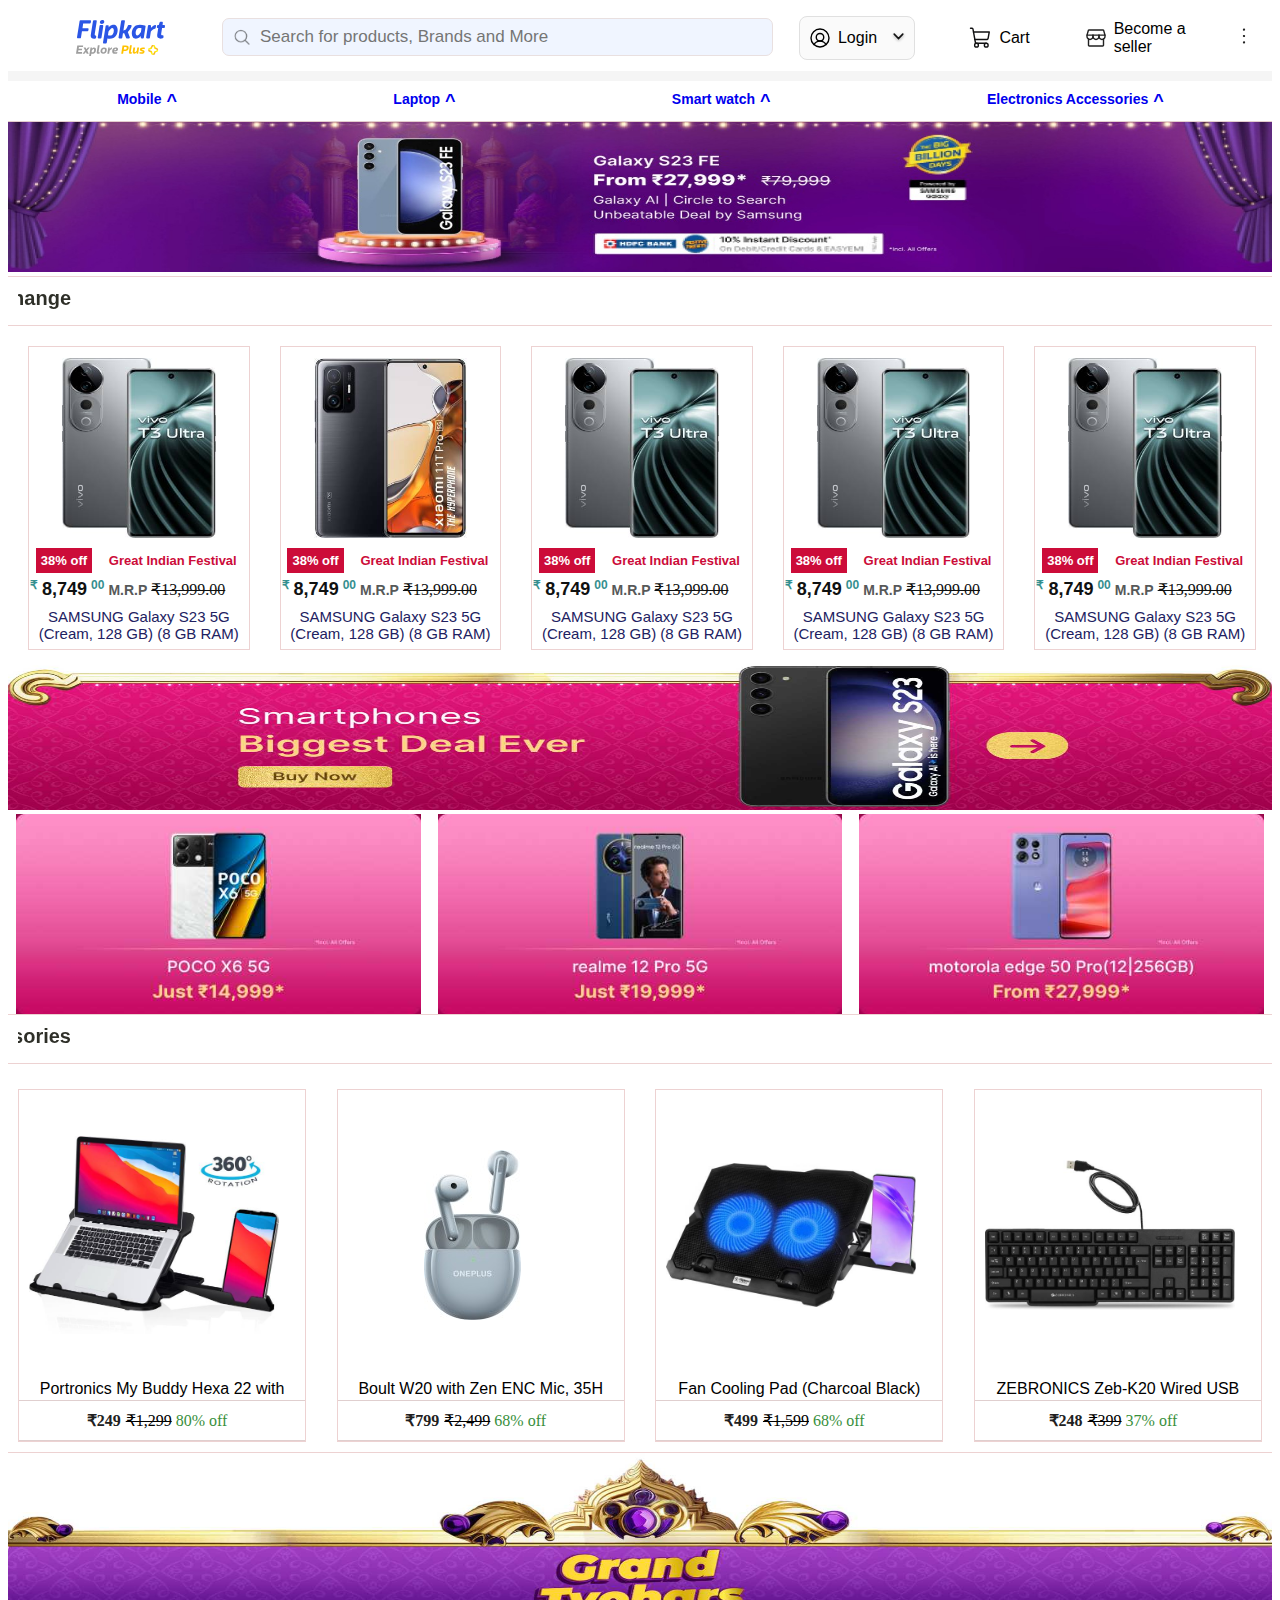
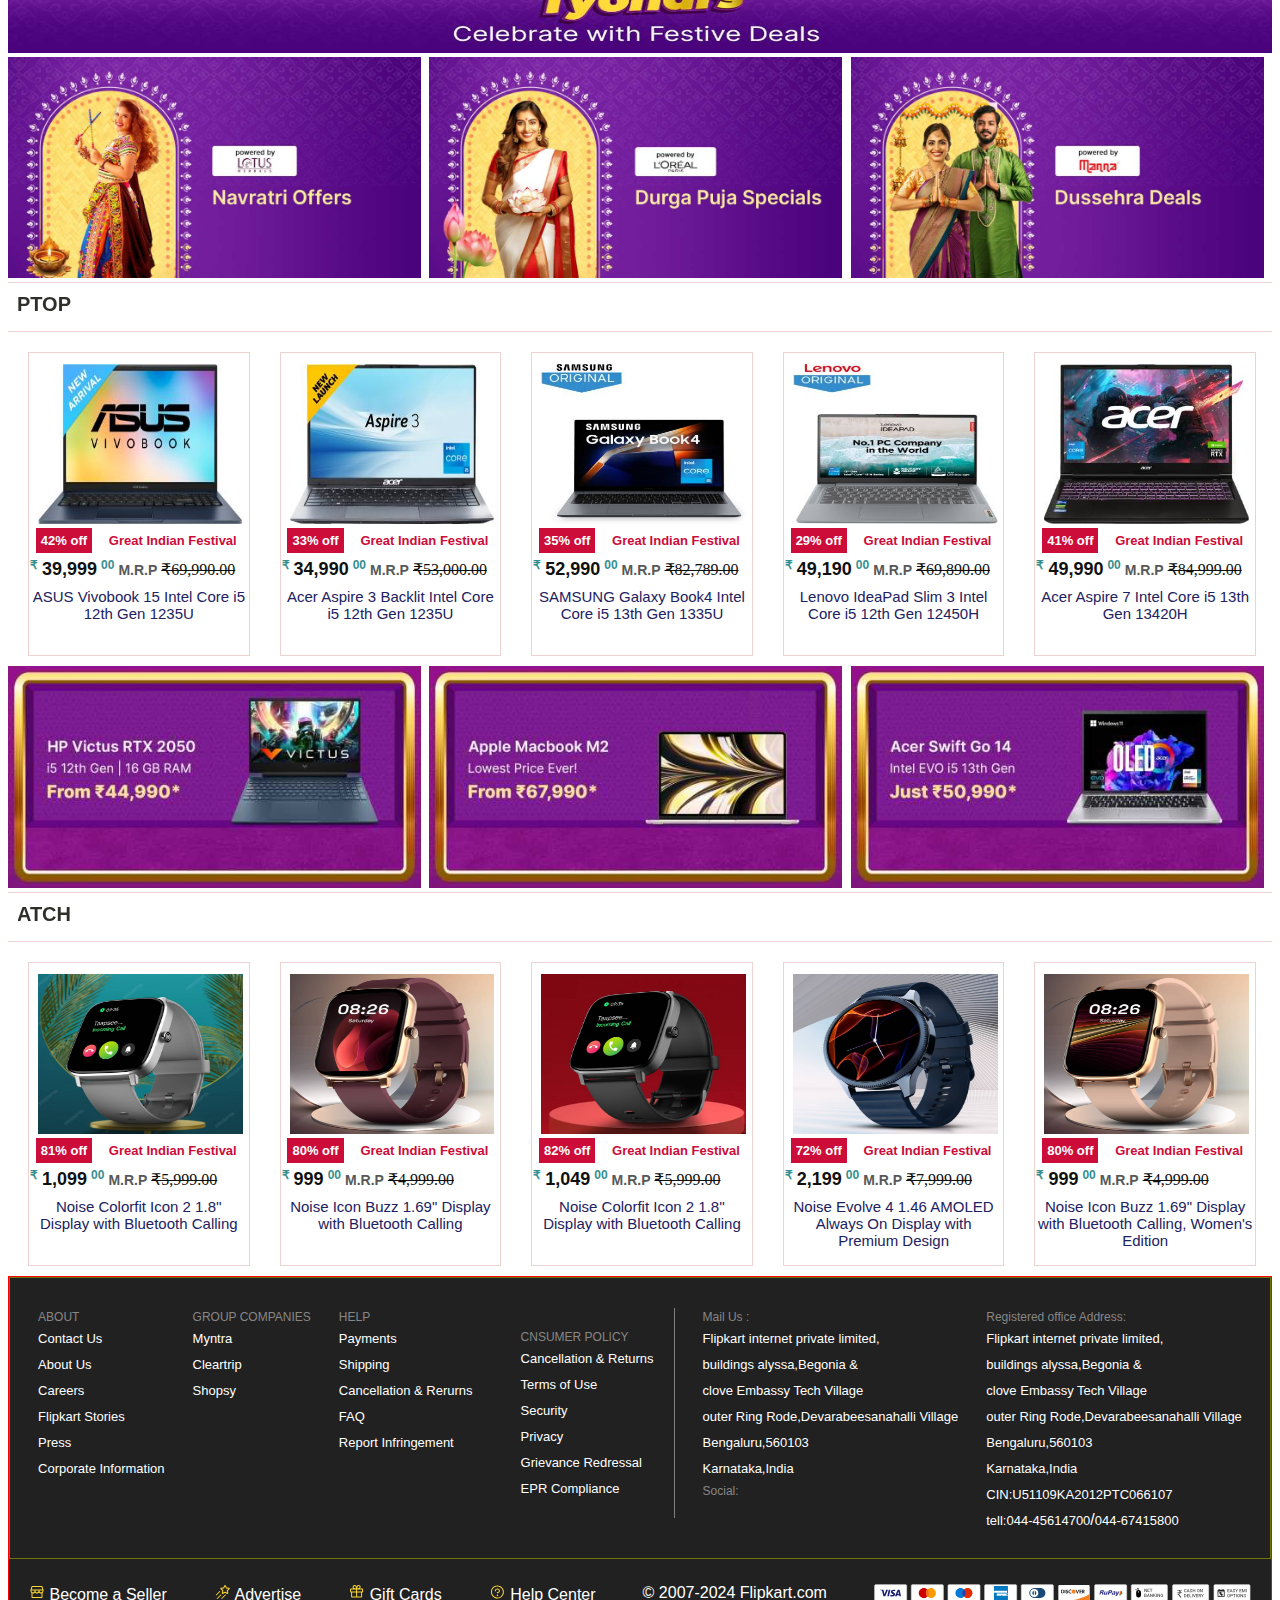
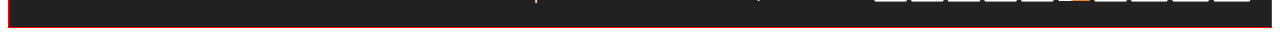
<file: index.html>
<!DOCTYPE html>
<html lang="en">

<head>
    <meta charset="UTF-8">
    <meta name="viewport" content="width=device-width, initial-scale=1.0">
    <title>Flipkart</title>
    <link rel="Icon" href="/Image/download.jpeg">
    <link rel="stylesheet" href="/CSS/Navbar.css">
    <link rel="stylesheet" href="/CSS/Index.css">
    <link rel="stylesheet" href="/CSS/Footer.css">
</head>

<body>
    <!--------------------------- Navbar  start---------------------------------------------- -->
    <nav class="navbar">
        <div class="logo">
            <img src="/Image/fk-logo.svg" alt="fk-logo">
        </div>
        <div class="serch">
            <span id="serch-disable" type="text"><img src="/Image/search.png" alt=""></span>
            <div>
                <input id="serch-input" type="search" placeholder="Search for products, Brands and More">
            </div>

        </div>
        <a class="login-icon" href="Login.html">

            <img id="profile-icon" src="/Image/profile-icon.svg" alt="profile" <span id="login-text">Login </span>
            <img id="downword" src="/Image/downword-sym.svg" alt="">
        </a>

        <a class="cart-icon" href="Cart.html">
            <img src="/Image/cart.svg" alt="">
            <span>Cart</span>
        </a>
        <div class="cart-icon">
            <img src="/Image/Store.svg" alt="">
            <span>Become a seller</span>
        </div>
        <div>
            <img class="verticalDots" src="/Image/3-verticalDots.svg" alt="">
        </div>


    </nav>
    <!------------------------------- Navbar  End-------------------------------------------- -->
    <div id="end"></div>
    <!------------------------------- Navbar  End-------------------------------------------- -->
    <div class="sec-containor">
        <a href="mobile.html">Mobile <div id="arrow">^</div></a>
        <a href="laptop.html">Laptop <div id="arrow">^</div></a>
        <a href="watch.html"> Smart watch<div id="arrow">^</div></a>
        <a href="accessories.html">Electronics Accessories<div id="arrow">^</div></a>
    </div>
    <div class="poster">
        <img src="/Image//Homepage/19371d44541a02ab (1).jpg" alt="">
    </div>
    <div class="Home-page-pro">
        <div class="Home-page-pro-div-heading">
            <marquee id="colorcombo" direction="right" behavior="">Blockbuster deals with exchange</marquee>
        </div>
        <div class="Home-page-pro-div">

            <div class="Home-page-pro-div-heading-pro">
                <!-- 1 -->
                <div id="Home-page-pro-div-heading-pro-img">
                    <img src="/Image/Mobile/-original-imah4hnh4z52kqqc.jpeg" alt="">
                </div>
                <div id="Home-page-pro-div-heading-pro-offer">
                    <div>38% off</div>
                    <span>Great Indian Festival</span>
                </div>
                <div id="Home-page-pro-div-heading-pro-mrp">
                    <sup id="Home-page-pro-div-heading-pro-mrp-1">₹</sup>
                    <span id="Home-page-pro-div-heading-pro-mrp-2">8,749</span>
                    <sup id="Home-page-pro-div-heading-pro-mrp-1">00</sup>
                    <span id="Home-page-pro-div-heading-pro-mrp-4">M.R.P</span>
                    <span id="Home-page-pro-div-heading-pro-mrp-5">₹13,999.00</span>
                </div>
                <div id="Home-page-pro-div-heading-pro-name">
                    <span>SAMSUNG Galaxy S23 5G (Cream, 128 GB) (8 GB RAM)</span>
                </div>
            </div>
            <!-- 2 -->
            <div class="Home-page-pro-div-heading-pro">
                <div id="Home-page-pro-div-heading-pro-img">
                    <img src="/Image/Mobile/11t-pro-5g-11t-mi-original-imagauzg78sgxy6h.jpeg" alt="">
                </div>
                <div id="Home-page-pro-div-heading-pro-offer">
                    <div>38% off</div>
                    <span>Great Indian Festival</span>
                </div>
                <div id="Home-page-pro-div-heading-pro-mrp">
                    <sup id="Home-page-pro-div-heading-pro-mrp-1">₹</sup>
                    <span id="Home-page-pro-div-heading-pro-mrp-2">8,749</span>
                    <sup id="Home-page-pro-div-heading-pro-mrp-1">00</sup>
                    <span id="Home-page-pro-div-heading-pro-mrp-4">M.R.P</span>
                    <span id="Home-page-pro-div-heading-pro-mrp-5">₹13,999.00</span>
                </div>
                <div id="Home-page-pro-div-heading-pro-name">
                    <span>SAMSUNG Galaxy S23 5G (Cream, 128 GB) (8 GB RAM)</span>
                </div>
            </div>
            <!-- 3 -->

            <div class="Home-page-pro-div-heading-pro">
                <div id="Home-page-pro-div-heading-pro-img">
                    <img src="/Image/Mobile/-original-imah4hnh4z52kqqc.jpeg" alt="">
                </div>
                <div id="Home-page-pro-div-heading-pro-offer">
                    <div>38% off</div>
                    <span>Great Indian Festival</span>
                </div>
                <div id="Home-page-pro-div-heading-pro-mrp">
                    <sup id="Home-page-pro-div-heading-pro-mrp-1">₹</sup>
                    <span id="Home-page-pro-div-heading-pro-mrp-2">8,749</span>
                    <sup id="Home-page-pro-div-heading-pro-mrp-1">00</sup>
                    <span id="Home-page-pro-div-heading-pro-mrp-4">M.R.P</span>
                    <span id="Home-page-pro-div-heading-pro-mrp-5">₹13,999.00</span>
                </div>
                <div id="Home-page-pro-div-heading-pro-name">
                    <span>SAMSUNG Galaxy S23 5G (Cream, 128 GB) (8 GB RAM)</span>
                </div>
            </div>

            <!-- 4 -->
            <div class="Home-page-pro-div-heading-pro">
                <div id="Home-page-pro-div-heading-pro-img">
                    <img src="/Image/Mobile/-original-imah4hnh4z52kqqc.jpeg" alt="">
                </div>
                <div id="Home-page-pro-div-heading-pro-offer">
                    <div>38% off</div>
                    <span>Great Indian Festival</span>
                </div>
                <div id="Home-page-pro-div-heading-pro-mrp">
                    <sup id="Home-page-pro-div-heading-pro-mrp-1">₹</sup>
                    <span id="Home-page-pro-div-heading-pro-mrp-2">8,749</span>
                    <sup id="Home-page-pro-div-heading-pro-mrp-1">00</sup>
                    <span id="Home-page-pro-div-heading-pro-mrp-4">M.R.P</span>
                    <span id="Home-page-pro-div-heading-pro-mrp-5">₹13,999.00</span>
                </div>
                <div id="Home-page-pro-div-heading-pro-name">
                    <span>SAMSUNG Galaxy S23 5G (Cream, 128 GB) (8 GB RAM)</span>
                </div>
            </div>
            <!-- 5 -->
            <div class="Home-page-pro-div-heading-pro">
                <div id="Home-page-pro-div-heading-pro-img">
                    <img src="/Image/Mobile/-original-imah4hnh4z52kqqc.jpeg" alt="">
                </div>
                <div id="Home-page-pro-div-heading-pro-offer">
                    <div>38% off</div>
                    <span>Great Indian Festival</span>
                </div>
                <div id="Home-page-pro-div-heading-pro-mrp">
                    <sup id="Home-page-pro-div-heading-pro-mrp-1">₹</sup>
                    <span id="Home-page-pro-div-heading-pro-mrp-2">8,749</span>
                    <sup id="Home-page-pro-div-heading-pro-mrp-1">00</sup>
                    <span id="Home-page-pro-div-heading-pro-mrp-4">M.R.P</span>
                    <span id="Home-page-pro-div-heading-pro-mrp-5">₹13,999.00</span>
                </div>
                <div id="Home-page-pro-div-heading-pro-name">
                    <span>SAMSUNG Galaxy S23 5G (Cream, 128 GB) (8 GB RAM)</span>
                </div>
            </div>
            <!-- //////////////////////////////////////////////////////////////////// -->
        </div>
        <div class="poster2">
            <img src="/Image/Homepage/af6e3fc2b3dcd92d.jpg" alt="">
        </div>
        <div div class="poster-img">
            <img src="/Image/Homepage/1ed77b3064845905.jpg" alt="">
            <img src="/Image/Homepage/5c0420f62c5e47e0.jpg" alt="">
            <img src="/Image/Homepage/fc20f4d1bada1278.jpg" alt="">
        </div>
        <!-- //////////////////////////////////////////////////////////////////////////// -->
        <div class="Home-page-pro">
            <div class="Home-page-pro-div-heading">
                <marquee id="colorcombo" direction="right" behavior="">Best of Accessories</marquee>
            </div>
            <div class="Accessories-home-p">
                <!-- 2 -->
                <div class="Accessories-home-product">
                    <div class="Accessories-home-p-img">
                        <img src="/Image/Homepage/Accessories/650-por-1157-portronics-original-imagzgg3urzktw8e.jpeg"
                            alt="">
                    </div>
                    <div class="Accessories-home-p-name">
                        <span>Portronics My Buddy Hexa 22 with Rotation Base, Mobile Holder, Adjustable Height, Foldable
                            POR-1157 Laptop Stand</span>
                    </div>
                    <div class="pro-m-price">
                        <span id="t">₹249 </span><span id="tt">₹1,299</span> <span id="ttt">80% off</span>
                    </div>
                </div>
                <!-- 3 -->
                <div class="Accessories-home-product">
                    <div class="Accessories-home-p-img">
                        <img src="/Image/Homepage/Accessories/nord-buds-ce-oneplus-original-imagfyk4hyvgg6ze.jpeg"
                            alt="">
                    </div>
                    <div class="Accessories-home-p-name">
                        <span>Boult W20 with Zen ENC Mic, 35H Battery Life, Low Latency Gaming, Made in India, 5.3v
                            Bluetooth (Glacier Blue, True Wireless)</span>
                    </div>
                    <div class="pro-m-price">
                        <span id="t">₹799 </span><span id="tt">₹2,499</span> <span id="ttt">68% off</span>
                    </div>
                </div>
                <!-- 4 -->
                <div class="Accessories-home-product">
                    <div class="Accessories-home-p-img">
                        <img src="/Image/Homepage/Accessories/fksbcpk17-flipkart-smartbuy-original-imagu3urygn4bz7k.jpeg"
                            alt="">
                    </div>
                    <div class="Accessories-home-p-name">
                        <span>Fan Cooling Pad (Charcoal Black)</span>
                    </div>
                    <div class="pro-m-price">
                        <span id="t">₹499 </span><span id="tt">₹1,599</span> <span id="ttt">68% off</span>
                    </div>
                </div>


                <div class="Accessories-home-product">
                    <div class="Accessories-home-p-img">
                        <img src="/Image/Homepage/Accessories/zeb-k20-zebronics-original-imah5f88pzzrcvge.jpeg" alt="">
                    </div>
                    <div class="Accessories-home-p-name">
                        <span>ZEBRONICS Zeb-K20 Wired USB Desktop Keyboard (Black)</span>
                    </div>
                    <div class="pro-m-price">
                        <span id="t">₹248 </span><span id="tt">₹399</span> <span id="ttt">37% off</span>
                    </div>
                </div>

            </div>
        </div>
    </div>
    <div class="poster-navratri">
        <img src="/Image/Homepage/G1.jpg" alt="">
    </div>
    <div class="poster-nav-img">
        <div><img src="/Image/Homepage/G11.jpg" alt=""></div>
        <div> <img src="/Image/Homepage/G12.jpg" alt=""></div>
        <div> <img src="/Image/Homepage/G13.jpg" alt=""></div>
    </div>



    <div class="Home-page-pro"></div>
    <div class="Home-page-pro-div-heading">
        <marquee id="colorcombo" direction="right" behavior="">BIGGEST DEALS EVER ON LAPTOP</marquee>
    </div>
    <div class="Home-page-pro-div">

        <div class="Home-page-pro-div-heading-pro">
            <!-- 1 -->
            <div id="Home-page-pro-div-heading-pro-img-lap">
                <img src="/Image/Laptop/Home/1.jpeg" alt="">
            </div>
            <div id="Home-page-pro-div-heading-pro-offer">
                <div>42% off</div>
                <span>Great Indian Festival</span>
            </div>
            <div id="Home-page-pro-div-heading-pro-mrp">
                <sup id="Home-page-pro-div-heading-pro-mrp-1">₹</sup>
                <span id="Home-page-pro-div-heading-pro-mrp-2">39,999</span>
                <sup id="Home-page-pro-div-heading-pro-mrp-1">00</sup>
                <span id="Home-page-pro-div-heading-pro-mrp-4">M.R.P</span>
                <span id="Home-page-pro-div-heading-pro-mrp-5">₹69,990.00</span>
            </div>
            <div id="Home-page-pro-div-heading-pro-name">
                <span>ASUS Vivobook 15 Intel Core i5 12th Gen 1235U</span>
            </div>
        </div>
        <!-- 2 -->
        <div class="Home-page-pro-div-heading-pro">
            <div id="Home-page-pro-div-heading-pro-img-lap">
                <img src="/Image/Laptop/Home/2.jpeg" alt="">
            </div>
            <div id="Home-page-pro-div-heading-pro-offer">
                <div>33% off</div>
                <span>Great Indian Festival</span>
            </div>
            <div id="Home-page-pro-div-heading-pro-mrp">
                <sup id="Home-page-pro-div-heading-pro-mrp-1">₹</sup>
                <span id="Home-page-pro-div-heading-pro-mrp-2">34,990</span>
                <sup id="Home-page-pro-div-heading-pro-mrp-1">00</sup>
                <span id="Home-page-pro-div-heading-pro-mrp-4">M.R.P</span>
                <span id="Home-page-pro-div-heading-pro-mrp-5">₹53,000.00</span>
            </div>
            <div id="Home-page-pro-div-heading-pro-name">
                <span>Acer Aspire 3 Backlit Intel Core i5 12th Gen 1235U</span>
            </div>
        </div>
        <!-- 3 -->
        <!-- 2 -->
        <div class="Home-page-pro-div-heading-pro">
            <div id="Home-page-pro-div-heading-pro-img-lap">
                <img src="/Image/Laptop/Home/3.jpeg" alt="">
            </div>
            <div id="Home-page-pro-div-heading-pro-offer">
                <div>35% off</div>
                <span>Great Indian Festival</span>
            </div>
            <div id="Home-page-pro-div-heading-pro-mrp">
                <sup id="Home-page-pro-div-heading-pro-mrp-1">₹</sup>
                <span id="Home-page-pro-div-heading-pro-mrp-2">52,990</span>
                <sup id="Home-page-pro-div-heading-pro-mrp-1">00</sup>
                <span id="Home-page-pro-div-heading-pro-mrp-4">M.R.P</span>
                <span id="Home-page-pro-div-heading-pro-mrp-5">₹82,789.00</span>
            </div>
            <div id="Home-page-pro-div-heading-pro-name">
                <span>SAMSUNG Galaxy Book4 Intel Core i5 13th Gen 1335U</span>
            </div>
        </div>
        <!-- 3 -->
        <!-- 2 -->
        <div class="Home-page-pro-div-heading-pro">
            <div id="Home-page-pro-div-heading-pro-img-lap">
                <img src="/Image/Laptop/Home/4.jpeg" alt="">
            </div>
            <div id="Home-page-pro-div-heading-pro-offer">
                <div>29% off</div>
                <span>Great Indian Festival</span>
            </div>
            <div id="Home-page-pro-div-heading-pro-mrp">
                <sup id="Home-page-pro-div-heading-pro-mrp-1">₹</sup>
                <span id="Home-page-pro-div-heading-pro-mrp-2">49,190</span>
                <sup id="Home-page-pro-div-heading-pro-mrp-1">00</sup>
                <span id="Home-page-pro-div-heading-pro-mrp-4">M.R.P</span>
                <span id="Home-page-pro-div-heading-pro-mrp-5">₹69,890.00</span>
            </div>
            <div id="Home-page-pro-div-heading-pro-name">
                <span>Lenovo IdeaPad Slim 3 Intel Core i5 12th Gen 12450H</span>
            </div>
        </div>
        <!-- 3 -->
        <!-- 2 -->
        <div class="Home-page-pro-div-heading-pro">
            <div id="Home-page-pro-div-heading-pro-img-lap">
                <img src="/Image/Laptop/Home/5.jpeg" alt="">
            </div>
            <div id="Home-page-pro-div-heading-pro-offer">
                <div>41% off</div>
                <span>Great Indian Festival</span>
            </div>
            <div id="Home-page-pro-div-heading-pro-mrp">
                <sup id="Home-page-pro-div-heading-pro-mrp-1">₹</sup>
                <span id="Home-page-pro-div-heading-pro-mrp-2">49,990</span>
                <sup id="Home-page-pro-div-heading-pro-mrp-1">00</sup>
                <span id="Home-page-pro-div-heading-pro-mrp-4">M.R.P</span>
                <span id="Home-page-pro-div-heading-pro-mrp-5">₹84,999.00</span>
            </div>
            <div id="Home-page-pro-div-heading-pro-name">
                <span>Acer Aspire 7 Intel Core i5 13th Gen 13420H</span>
            </div>
        </div>
        <!-- 3 -->



    </div>
    <div class="poster-nav-img">
        <div><img src="/Image/Laptop/Home/19cc8df9211b5816.jpg" alt=""></div>
        <div> <img src="/Image/Laptop/Home/333c09219abc60c9.jpg" alt=""></div>
        <div> <img src="/Image/Laptop/Home/1dea56b83c15d2da.jpg" alt=""></div>
    </div>

    <div class="Home-page-pro"></div>
    <div class="Home-page-pro-div-heading">
        <marquee id="colorcombo" direction="right" behavior="">SMART WATCH</marquee>
    </div>
    <div class="Home-page-pro-div">

        <div class="Home-page-pro-div-heading-pro">
            <!-- 1 -->
            <div id="Home-page-pro-div-heading-pro-img-lap">
                <img src="/Image/Homepage/Watch/w1.jpeg" alt="">
            </div>
            <div id="Home-page-pro-div-heading-pro-offer">
                <div>81% off</div>
                <span>Great Indian Festival</span>
            </div>
            <div id="Home-page-pro-div-heading-pro-mrp">
                <sup id="Home-page-pro-div-heading-pro-mrp-1">₹</sup>
                <span id="Home-page-pro-div-heading-pro-mrp-2">1,099</span>
                <sup id="Home-page-pro-div-heading-pro-mrp-1">00</sup>
                <span id="Home-page-pro-div-heading-pro-mrp-4">M.R.P</span>
                <span id="Home-page-pro-div-heading-pro-mrp-5">₹5,999.00</span>
            </div>
            <div id="Home-page-pro-div-heading-pro-name">
                <span>Noise Colorfit Icon 2 1.8'' Display with Bluetooth Calling</span>
            </div>
        </div>
        <!-- 2 -->
        <div class="Home-page-pro-div-heading-pro">
            <div id="Home-page-pro-div-heading-pro-img-lap">
                <img src="/Image/Homepage/Watch/w2.jpeg" alt="">
            </div>
            <div id="Home-page-pro-div-heading-pro-offer">
                <div>80% off</div>
                <span>Great Indian Festival</span>
            </div>
            <div id="Home-page-pro-div-heading-pro-mrp">
                <sup id="Home-page-pro-div-heading-pro-mrp-1">₹</sup>
                <span id="Home-page-pro-div-heading-pro-mrp-2">999</span>
                <sup id="Home-page-pro-div-heading-pro-mrp-1">00</sup>
                <span id="Home-page-pro-div-heading-pro-mrp-4">M.R.P</span>
                <span id="Home-page-pro-div-heading-pro-mrp-5">₹4,999.00</span>
            </div>
            <div id="Home-page-pro-div-heading-pro-name">
                <span>Noise Icon Buzz 1.69" Display with Bluetooth Calling</span>
            </div>
        </div>
        <!-- 3 -->
        <!-- 2 -->
        <div class="Home-page-pro-div-heading-pro">
            <div id="Home-page-pro-div-heading-pro-img-lap">
                <img src="/Image/Homepage/Watch/w3.jpeg" alt="">
            </div>
            <div id="Home-page-pro-div-heading-pro-offer">
                <div>82% off</div>
                <span>Great Indian Festival</span>
            </div>
            <div id="Home-page-pro-div-heading-pro-mrp">
                <sup id="Home-page-pro-div-heading-pro-mrp-1">₹</sup>
                <span id="Home-page-pro-div-heading-pro-mrp-2">1,049</span>
                <sup id="Home-page-pro-div-heading-pro-mrp-1">00</sup>
                <span id="Home-page-pro-div-heading-pro-mrp-4">M.R.P</span>
                <span id="Home-page-pro-div-heading-pro-mrp-5">₹5,999.00</span>
            </div>
            <div id="Home-page-pro-div-heading-pro-name">
                <span>Noise Colorfit Icon 2 1.8'' Display with Bluetooth Calling</span>
            </div>
        </div>
        <!-- 3 -->
        <!-- 2 -->
        <div class="Home-page-pro-div-heading-pro">
            <div id="Home-page-pro-div-heading-pro-img-lap">
                <img src="/Image/Homepage/Watch/w4.jpeg" alt="">
            </div>
            <div id="Home-page-pro-div-heading-pro-offer">
                <div>72% off</div>
                <span>Great Indian Festival</span>
            </div>
            <div id="Home-page-pro-div-heading-pro-mrp">
                <sup id="Home-page-pro-div-heading-pro-mrp-1">₹</sup>
                <span id="Home-page-pro-div-heading-pro-mrp-2">2,199</span>
                <sup id="Home-page-pro-div-heading-pro-mrp-1">00</sup>
                <span id="Home-page-pro-div-heading-pro-mrp-4">M.R.P</span>
                <span id="Home-page-pro-div-heading-pro-mrp-5">₹7,999.00</span>
            </div>
            <div id="Home-page-pro-div-heading-pro-name">
                <span>Noise Evolve 4 1.46 AMOLED Always On Display with Premium Design </span>
            </div>
        </div>
        <!-- 3 -->
        <!-- 2 -->
        <div class="Home-page-pro-div-heading-pro">
            <div id="Home-page-pro-div-heading-pro-img-lap">
                <img src="/Image/Homepage/Watch/w5.jpeg" alt="">
            </div>
            <div id="Home-page-pro-div-heading-pro-offer">
                <div>80% off</div>
                <span>Great Indian Festival</span>
            </div>
            <div id="Home-page-pro-div-heading-pro-mrp">
                <sup id="Home-page-pro-div-heading-pro-mrp-1">₹</sup>
                <span id="Home-page-pro-div-heading-pro-mrp-2">999</span>
                <sup id="Home-page-pro-div-heading-pro-mrp-1">00</sup>
                <span id="Home-page-pro-div-heading-pro-mrp-4">M.R.P</span>
                <span id="Home-page-pro-div-heading-pro-mrp-5">₹4,999.00</span>
            </div>
            <div id="Home-page-pro-div-heading-pro-name">
                <span>Noise Icon Buzz 1.69" Display with Bluetooth Calling, Women's Edition</span>
            </div>
        </div>
        <!-- 3 -->





        <!-- FOOTER -->

        <footer class="footer">

            <div class="container">
                <div class="footer-div">
                    <div>ABOUT</div>
                    <a>Contact Us</a><br>
                    <a>About Us</a><br>
                    <a>Careers</a><br>
                    <a>Flipkart Stories</a><br>
                    <a>Press</a><br>
                    <a>Corporate Information</a>
                </div>
                <div class="footer-div">
                    <div>GROUP COMPANIES</div>
                    <a>Myntra</a><br>
                    <a>Cleartrip</a><br>
                    <a>Shopsy</a><br>
                </div>
                <div class="footer-div">
                    <div>HELP</div>
                    <a>Payments</a><br>
                    <a>Shipping</a><br>
                    <a>Cancellation & Rerurns</a><br>
                    <a>FAQ</a><br>
                    <a>Report Infringement</a><br>
                </div>
                <div style="border-right: 1px solid gray; padding: 20px; height: 170px;" class="footer-div">
                    <div>CNSUMER POLICY</div>
                    <a>Cancellation & Returns</a><br>
                    <a>Terms of Use</a><br>
                    <a>Security</a><br>
                    <a>Privacy</a><br>
                    <a>Grievance Redressal</a><br>
                    <a>EPR Compliance</a><br>
                </div>
                <div class="footer-div">
                    <div>Mail Us :</div>
                    <a>
                        Flipkart internet private limited,<br>
                        buildings alyssa,Begonia &<br>
                        clove Embassy Tech Village<br>
                        outer Ring Rode,Devarabeesanahalli Village<br>
                        Bengaluru,560103<br>
                        Karnataka,India
                    </a>
                    <div>Social:</div>
                </div>
                <div class="footer-div">
                    <div>Registered office Address:</div>
                    <a>
                        Flipkart internet private limited,<br>
                        buildings alyssa,Begonia &<br>
                        clove Embassy Tech Village<br>
                        outer Ring Rode,Devarabeesanahalli Village<br>
                        Bengaluru,560103<br>
                        Karnataka,India<br>
                        CIN:U51109KA2012PTC066107<br>
                        tell:<a>044-45614700</a>/<a>044-67415800</a>
                    </a>
                </div>
            </div>


            <div class="container-two">
                <div>
                    <img src="/Image/Footer/sell-image-9de8ef.svg" alt="">
                    <span>Become a Seller</span>
                </div>
                <div>
                    <img src="/Image/Footer/advertise-image-866c0b.svg" alt="">
                    <span>Advertise</span>
                </div>
                <div>
                    <img src="/Image/Footer/gift-cards-image-d7ff24.svg" alt="">
                    <span>Gift Cards</span>
                </div>
                <div>
                    <img src="/Image/Footer/help-centre-image-c4ace8.svg" alt="">
                    <span>Help Center</span>
                </div>
                <div>
                    <span>&copy; 2007-2024 Flipkart.com</span>
                </div>
                <div>
                    <img src="/Image/Footer/payment-method-c454fb.svg" alt="" srcset="">
                </div>
            </div>


        </footer>

        <!-- FOOOTER END -->
</body>




</html>
</file>
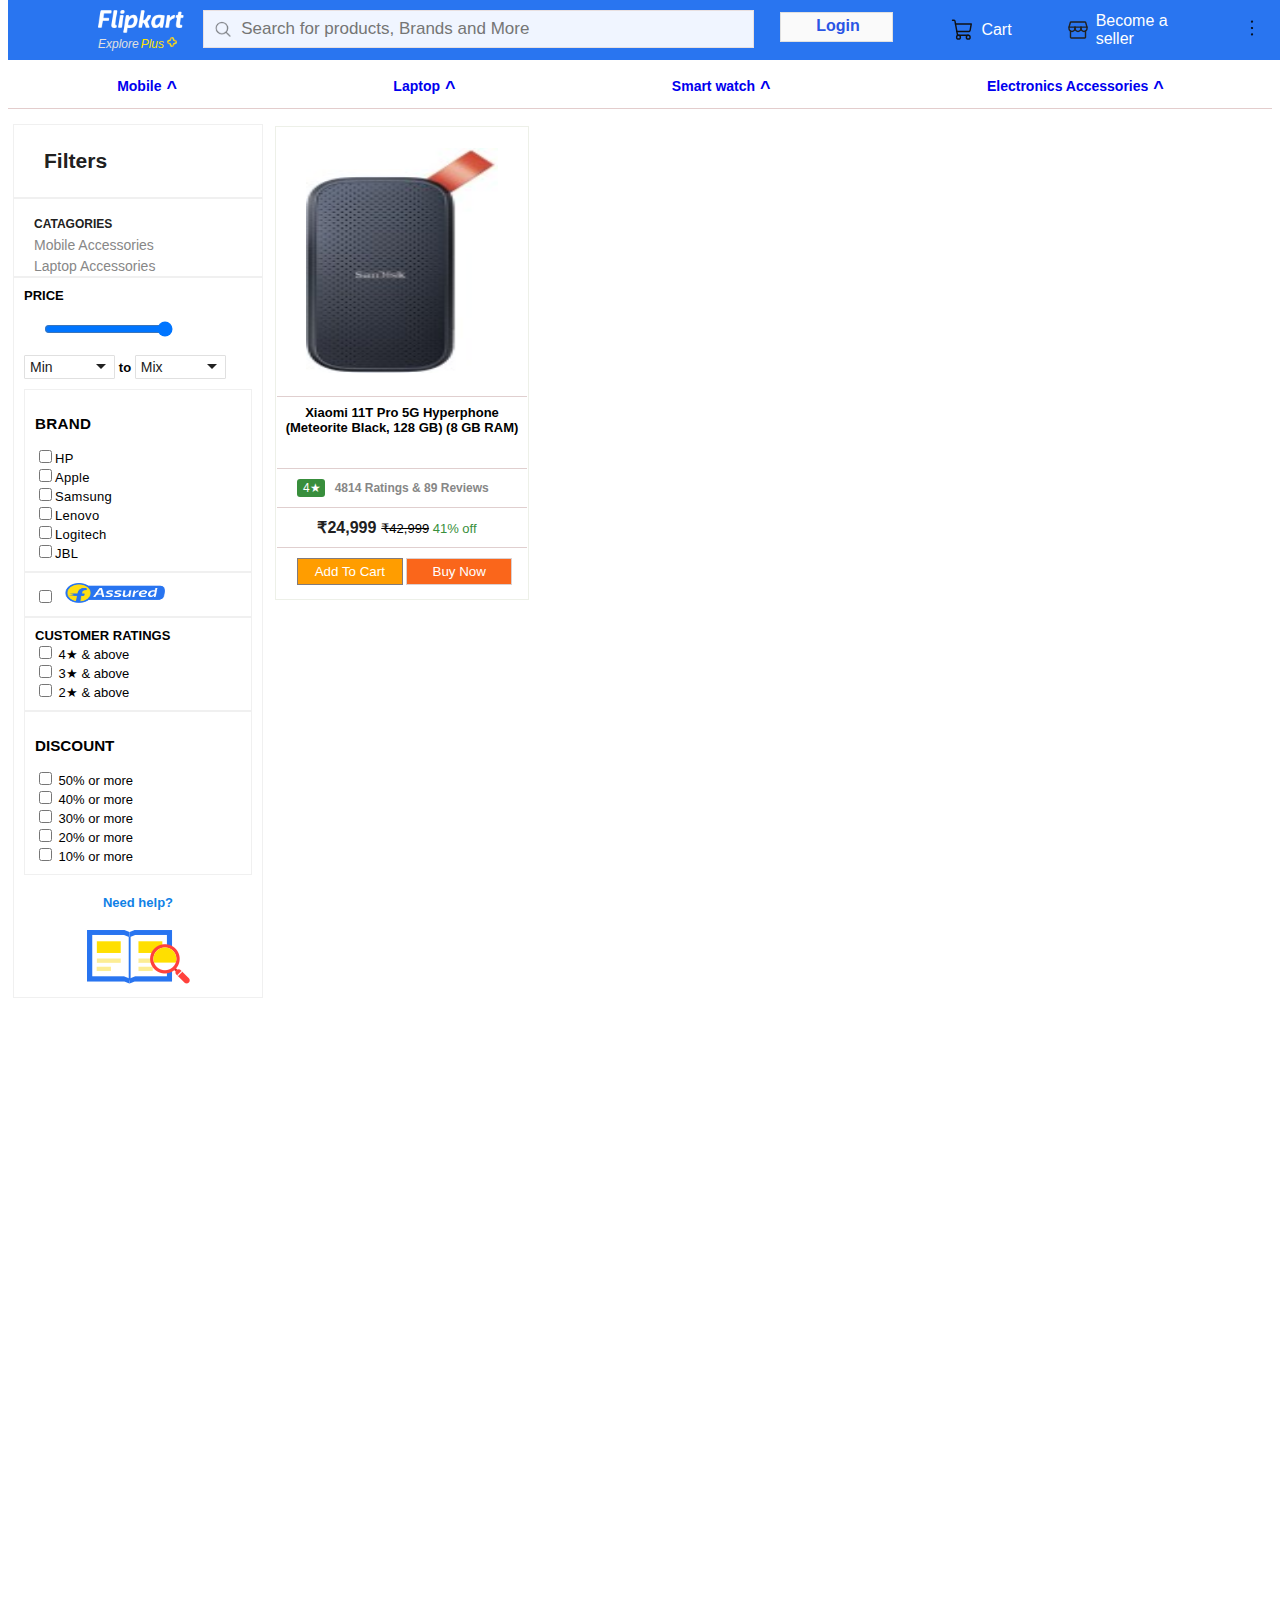
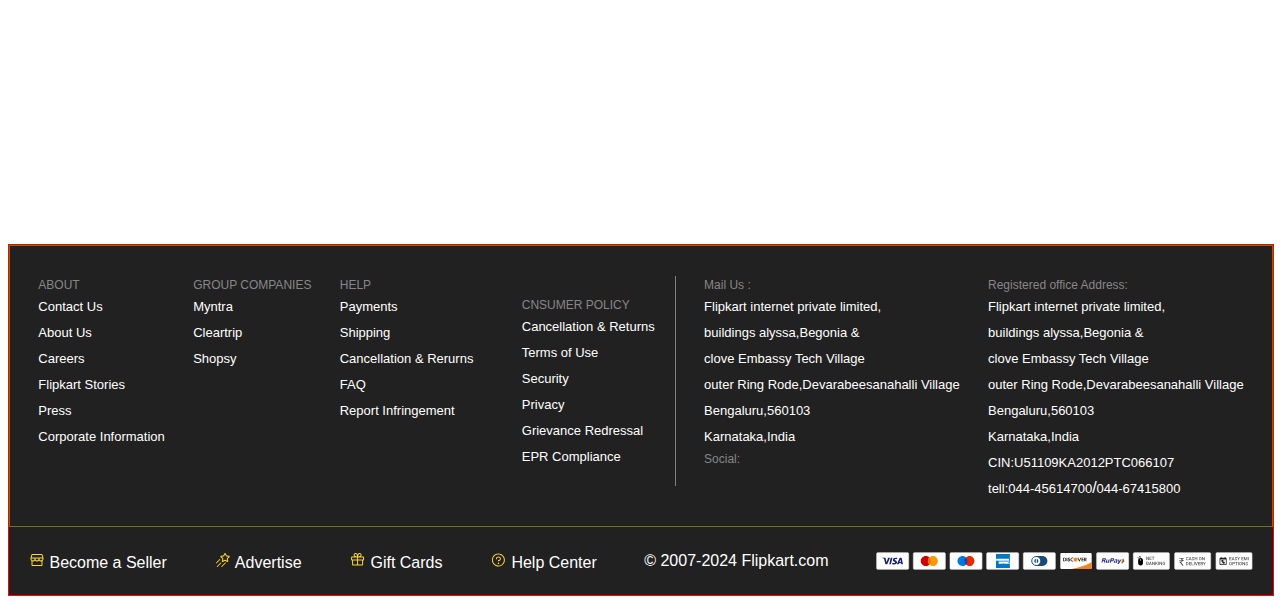
<file: accessories.html>
<!DOCTYPE html>
<html lang="en">

<head>
    <meta charset="UTF-8">
    <meta name="viewport" content="width=device-width, initial-scale=1.0">
    <link rel="stylesheet" href="/CSS/Login.css">
    <link rel="stylesheet" href="/CSS/mobile.css">
    <link rel="stylesheet" href="/CSS/Footer.css">
    <title>Accessories</title>
</head>

<body>
    <!--------------------------- Navbar  start---------------------------------------------- -->
    <nav class="nav">
        <div class="navbar">
            <div class="logo">
                <img src="/Image/flipkart-plus_8d85f4.png" alt="fk-logo">
                <a class="plus">Explore<span id="pluse">Plus<img id="logoss" src="/Image/plus_aef861.png"
                            alt=""></span></a>
            </div>
            <div class="serch">
                <span id="serch-disable" type="text"><img src="/Image/search.png" alt=""></span>
                <div>
                    <input id="serch-input" type="search" placeholder="Search for products, Brands and More">
                </div>

            </div>
            <a class="login-icon" href="Login.html">Login</a>
            <a class="cart-icon" href="Cart.html">
                <img src="/Image/cart.svg" alt="">
                <span>Cart</span>
            </a>
            <div class="cart-icon">
                <img src="/Image/Store.svg" alt="">
                <span>Become a seller</span>
            </div>
            <div>
                <img class="verticalDots" src="/Image/3-verticalDots.svg" alt="">
            </div>


    </nav>
    <!------------------------------- Navbar  End-------------------------------------------- -->
    <!-- <div id="end"></div> -->

    <div class="sec-containor">
        <a href="mobile.html">Mobile <div id="arrow">^</div></a>
        <a href="laptop.html">Laptop <div id="arrow">^</div></a>
        <a href="watch.html"> Smart watch<div id="arrow">^</div></a>
        <a href="accessories.html">Electronics Accessories<div id="arrow">^</div></a>
    </div>
    <!------------------------------- Navbar 2 End-------------------------------------------- -->



    <!-- sidebar or display page -->

    <div class="main-sidebar-pro">
        <!-- sidebar -->
        <div class="sidebar">
            <div class="sidebar1">
                <h3>Filters</h3>
            </div>
            <div class="sidebar2">
                <span>CATAGORIES</span>
                <div>

                    <a class="mam"> Mobile Accessories</a><br>
                    <div id="mam">Laptop Accessories</div>
                </div>


            </div>
            <div class="sidebar3">
                <div id="price"><span>PRICE</span></div>
                <input id="range" type="range" value="50000" min="0" max="50000">
                <div>
                    <select>
                        <option>Min</option>
                        <option>500</option>
                        <option>1000</option>
                        <option>2000</option>
                        <option>3000</option>
                        <option>10000</option>
                    </select>
                    <span>to</span>
                    <select>
                        <option>Mix</option>
                        <option>1000</option>
                        <option>2000</option>
                        <option>3000</option>
                        <option>10000</option>
                        <option>30000</option>
                    </select>
                </div>
                <div class="sidebar4">
                    <div>
                        <h3>BRAND</h3>
                        <input type="checkbox" value="Mi"><span>HP</span><br>
                        <input type="checkbox" value="MI"><span>Apple</span><br>
                        <input type="checkbox" value="MI"><span>Samsung</span><br>
                        <input type="checkbox" value="MI"><span>Lenovo</span><br>
                        <input type="checkbox" value="MI"><span>Logitech</span><br>
                        <input type="checkbox" value="MI"><span>JBL</span><br>
                    </div>
                </div>
                <div class="sidebar5">
                    <input type="checkbox" value="MI"><img src="/Image/fa_62673a.png" alt="assured">
                </div>
                <div class="sidebar6">
                    <div>CUSTOMER RATINGS</div>
                    <input id="star" type="checkbox" value="MI"><span> 4★ & above</span><br>
                    <input type="checkbox" value="MI"><span> 3★ & above</span><br>
                    <input type="checkbox" value="MI"><span> 2★ & above</span><br>
                </div>

                <div class="sidebar8">
                    <h3>DISCOUNT</h3>
                    <input type="checkbox" value="MI"><span> 50% or more</span><br>
                    <input type="checkbox" value="MI"><span> 40% or more</span><br>
                    <input type="checkbox" value="MI"><span> 30% or more</span><br>
                    <input type="checkbox" value="MI"><span> 20% or more</span><br>
                    <input type="checkbox" value="MI"><span> 10% or more</span><br>
                </div>
                <div class="sidebar10">
                    <a>Need help?</a><br>
                    <img src="/Image/buying-guide-illustration_4dd325.png" alt="serch">

                </div>
            </div>
        </div>
        <!-- sidebar End -->

        <!-- Display product -->
        <div class="product-display">
            <div class="pro-m-1">
                <div class="pro-m-img">
                    <img src="/Image/Homepage/Accessories/portable-ssd-sdssde30-1t00-g25-sandisk-original-imag3xx564jxpgrb.jpeg" alt="">
                </div>
                <div class="pro-m-name">
                    <span id="names">Xiaomi 11T Pro 5G Hyperphone (Meteorite Black, 128 GB) (8 GB RAM)</span>
                </div>
                <div class="pro-m-rating">
                    <div id="pro-m-rating-star">4★</div>
                    <div id="pro-m-rating-r">4814 Ratings & 89 Reviews</div>
                </div>
                <div class="pro-m-price">
                    <span id="t">₹24,999 </span><span id="tt">₹42,999</span> <span id="ttt">41% off</span>
                </div>
                <div class="pro-m-cart-buy">
                    <a href="Cart.html"> <button id="cart-btn">Add To Cart</button></a>
                    <a href="Order.html"> <button id="buy-btn">Buy Now</button></a>
                </div>
            </div>
        </div>



    </div>
    <!-- FOOTER -->

    <footer class="footer">

        <div class="container">
            <div class="footer-div">
                <div>ABOUT</div>
                <a>Contact Us</a><br>
                <a>About Us</a><br>
                <a>Careers</a><br>
                <a>Flipkart Stories</a><br>
                <a>Press</a><br>
                <a>Corporate Information</a>
            </div>
            <div class="footer-div">
                <div>GROUP COMPANIES</div>
                <a>Myntra</a><br>
                <a>Cleartrip</a><br>
                <a>Shopsy</a><br>
            </div>
            <div class="footer-div">
                <div>HELP</div>
                <a>Payments</a><br>
                <a>Shipping</a><br>
                <a>Cancellation & Rerurns</a><br>
                <a>FAQ</a><br>
                <a>Report Infringement</a><br>
            </div>
            <div style="border-right: 1px solid gray; padding: 20px; height: 170px;" class="footer-div">
                <div>CNSUMER POLICY</div>
                <a>Cancellation & Returns</a><br>
                <a>Terms of Use</a><br>
                <a>Security</a><br>
                <a>Privacy</a><br>
                <a>Grievance Redressal</a><br>
                <a>EPR Compliance</a><br>
            </div>
            <div class="footer-div">
                <div>Mail Us :</div>
                <a>
                    Flipkart internet private limited,<br>
                    buildings alyssa,Begonia &<br>
                    clove Embassy Tech Village<br>
                    outer Ring Rode,Devarabeesanahalli Village<br>
                    Bengaluru,560103<br>
                    Karnataka,India
                </a>
                <div>Social:</div>
            </div>
            <div class="footer-div">
                <div>Registered office Address:</div>
                <a>
                    Flipkart internet private limited,<br>
                    buildings alyssa,Begonia &<br>
                    clove Embassy Tech Village<br>
                    outer Ring Rode,Devarabeesanahalli Village<br>
                    Bengaluru,560103<br>
                    Karnataka,India<br>
                    CIN:U51109KA2012PTC066107<br>
                    tell:<a>044-45614700</a>/<a>044-67415800</a>
                </a>
            </div>
        </div>


        <div class="container-two">
            <div>
                <img src="/Image/Footer/sell-image-9de8ef.svg" alt="">
                <span>Become a Seller</span>
            </div>
            <div>
                <img src="/Image/Footer/advertise-image-866c0b.svg" alt="">
                <span>Advertise</span>
            </div>
            <div>
                <img src="/Image/Footer/gift-cards-image-d7ff24.svg" alt="">
                <span>Gift Cards</span>
            </div>
            <div>
                <img src="/Image/Footer/help-centre-image-c4ace8.svg" alt="">
                <span>Help Center</span>
            </div>
            <div>
                <span>&copy; 2007-2024 Flipkart.com</span>
            </div>
            <div>
                <img src="/Image/Footer/payment-method-c454fb.svg" alt="" srcset="">
            </div>
        </div>


    </footer>

    <!-- FOOOTER END -->



</body>

</html>
</file>
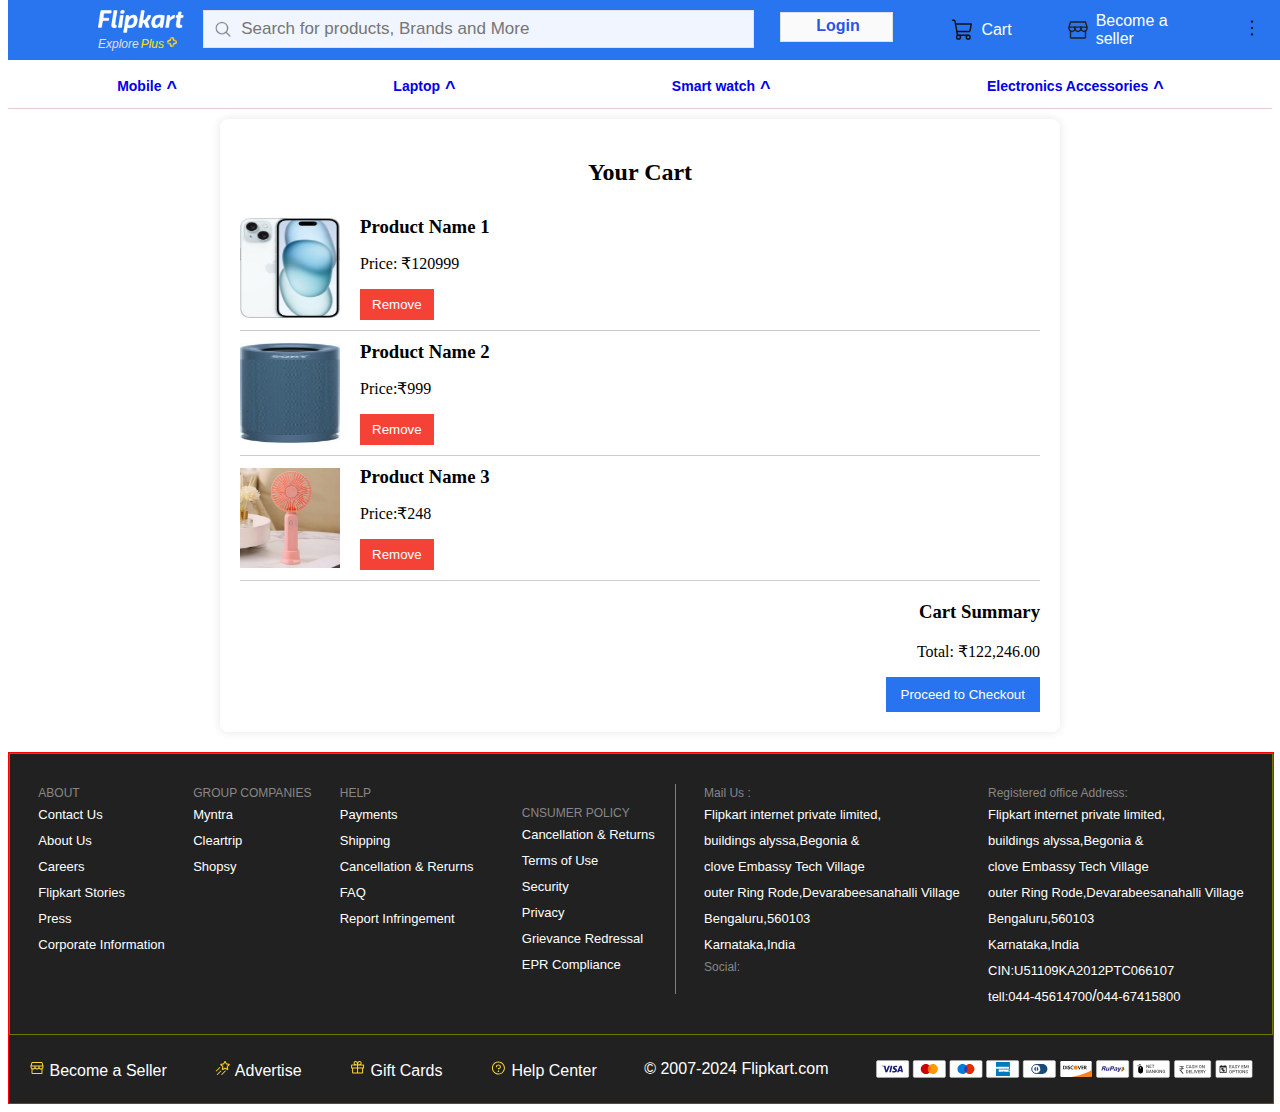
<file: Cart.html>
<!DOCTYPE html>
<html lang="en">
<head>
    <meta charset="UTF-8">
    <meta name="viewport" content="width=device-width, initial-scale=1.0">
    <title>Cart Page - Flipkart Clone</title>
    <link rel="stylesheet" href="/CSS/cart.css">
    <link rel="stylesheet" href="/CSS/Login.css">
    <link rel="stylesheet" href="/CSS/Footer.css">
</head>
<body>
 <!--------------------------- Navbar  start---------------------------------------------- -->
 <nav class="nav">
    <div class="navbar">
        <div class="logo">
            <img src="/Image/flipkart-plus_8d85f4.png" alt="fk-logo">
            <a class="plus">Explore<span id="pluse">Plus<img id="logoss" src="/Image/plus_aef861.png"
                        alt=""></span></a>
        </div>
        <div class="serch">
            <span id="serch-disable" type="text"><img src="/Image/search.png" alt=""></span>
            <div>
                <input id="serch-input" type="search" placeholder="Search for products, Brands and More">
            </div>

        </div>
        <a class="login-icon" href="Login.html">Login</a>
        <a class="cart-icon" href="Cart.html">
            <img src="/Image/cart.svg" alt="">
            <span>Cart</span>
        </a>
        <div class="cart-icon">
            <img src="/Image/Store.svg" alt="">
            <span>Become a seller</span>
        </div>
        <div>
            <img class="verticalDots" src="/Image/3-verticalDots.svg" alt="">
        </div>


</nav>
<!------------------------------- Navbar  End-------------------------------------------- -->
<!-- <div id="end"></div> -->
<!------------------------------- Navbar  End-------------------------------------------- -->
<div class="sec-containor">
    <a href="mobile.html">Mobile <div id="arrow">^</div></a>
    <a href="laptop.html">Laptop <div id="arrow">^</div></a>
    <a href="watch.html"> Smart watch<div id="arrow">^</div></a>
    <a href="accessories.html">Electronics Accessories<div id="arrow">^</div></a>
</div>

    <main>
        <h2>Your Cart</h2>
        <div class="cart-container">
            <div class="cart-item">
                <img src="/Image/Mobile/-original-imagtc5fz9spysyk.jpeg" alt="Product Image">
                <div class="item-details">
                    <h3>Product Name 1</h3>
                    <p>Price: ₹120999</p>
                    <button>Remove</button>
                </div>
            </div>
            <div class="cart-item">
                <img src="/Image/Homepage/Accessories/srs-xb23-sony-original-imaftk66vjxp86h5.jpeg" alt="Product Image">
                <div class="item-details">
                    <h3>Product Name 2</h3>
                    <p>Price:₹999</p>
                    <button>Remove</button>
                </div>
            </div>
            <div class="cart-item">
                <img src="/Image/Homepage/Accessories/with-mobile-stand-800mah-battery-tg-original-imaghs76bkygamtk.jpeg" alt="Product Image">
                <div class="item-details">
                    <h3>Product Name 3</h3>
                    <p>Price:₹248</p>
                    <button>Remove</button>
                </div>
            </div>
        </div>
        <div class="cart-summary">
            <h3>Cart Summary</h3>
            <p>Total: ₹122,246.00</p>
            <button class="checkout-button">Proceed to Checkout</button>
        </div>
    </main>

     <!-- FOOTER -->

     <footer class="footer">

        <div class="container">
            <div class="footer-div">
                <div>ABOUT</div>
                <a>Contact Us</a><br>
                <a>About Us</a><br>
                <a>Careers</a><br>
                <a>Flipkart Stories</a><br>
                <a>Press</a><br>
                <a>Corporate Information</a>
            </div>
            <div class="footer-div">
                <div>GROUP COMPANIES</div>
                <a>Myntra</a><br>
                <a>Cleartrip</a><br>
                <a>Shopsy</a><br>
            </div>
            <div class="footer-div">
                <div>HELP</div>
                <a>Payments</a><br>
                <a>Shipping</a><br>
                <a>Cancellation & Rerurns</a><br>
                <a>FAQ</a><br>
                <a>Report Infringement</a><br>
            </div>
            <div style="border-right: 1px solid gray; padding: 20px; height: 170px;" class="footer-div">
                <div>CNSUMER POLICY</div>
                <a>Cancellation & Returns</a><br>
                <a>Terms of Use</a><br>
                <a>Security</a><br>
                <a>Privacy</a><br>
                <a>Grievance Redressal</a><br>
                <a>EPR Compliance</a><br>
            </div>
            <div class="footer-div">
                <div>Mail Us :</div>
                <a>
                    Flipkart internet private limited,<br>
                    buildings alyssa,Begonia &<br>
                    clove Embassy Tech Village<br>
                    outer Ring Rode,Devarabeesanahalli Village<br>
                    Bengaluru,560103<br>
                    Karnataka,India
                </a>
                <div>Social:</div>
            </div>
            <div class="footer-div">
                <div>Registered office Address:</div>
                <a>
                    Flipkart internet private limited,<br>
                    buildings alyssa,Begonia &<br>
                    clove Embassy Tech Village<br>
                    outer Ring Rode,Devarabeesanahalli Village<br>
                    Bengaluru,560103<br>
                    Karnataka,India<br>
                    CIN:U51109KA2012PTC066107<br>
                    tell:<a>044-45614700</a>/<a>044-67415800</a>
                </a>
            </div>
        </div>


        <div class="container-two">
            <div>
                <img src="/Image/Footer/sell-image-9de8ef.svg" alt="">
                <span>Become a Seller</span>
            </div>
            <div>
                <img src="/Image/Footer/advertise-image-866c0b.svg" alt="">
                <span>Advertise</span>
            </div>
            <div>
                <img src="/Image/Footer/gift-cards-image-d7ff24.svg" alt="">
                <span>Gift Cards</span>
            </div>
            <div>
                <img src="/Image/Footer/help-centre-image-c4ace8.svg" alt="">
                <span>Help Center</span>
            </div>
            <div>
                <span>&copy; 2007-2024 Flipkart.com</span>
            </div>
            <div>
                <img src="/Image/Footer/payment-method-c454fb.svg" alt="" srcset="">
            </div>
        </div>


    </footer>

    <!-- FOOOTER END -->
</body>
</html>
</file>
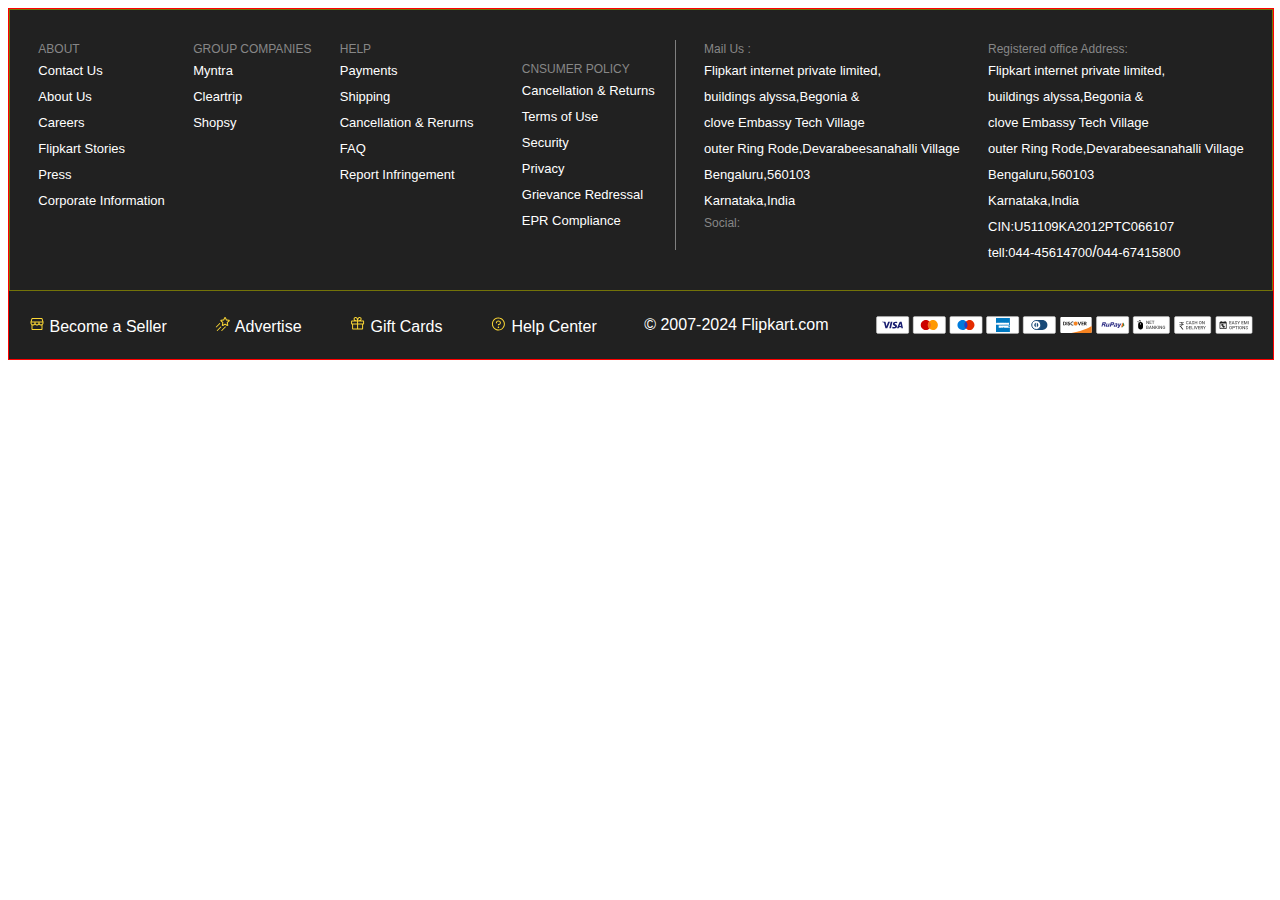
<file: Footer.html>
<!DOCTYPE html>
<html lang="en">

<head>
    <meta charset="UTF-8">
    <meta name="viewport" content="width=device-width, initial-scale=1.0">
    <title>Footer</title>
    <link rel="stylesheet" href="/CSS/Footer.css">
</head>

<body>
    <footer class="footer">

        <div class="container">
            <div class="footer-div">
                <div>ABOUT</div>
                <a>Contact Us</a><br>
                <a>About Us</a><br>
                <a>Careers</a><br>
                <a>Flipkart Stories</a><br>
                <a>Press</a><br>
                <a>Corporate Information</a>
            </div>
            <div class="footer-div">
                <div>GROUP COMPANIES</div>
                <a>Myntra</a><br>
                <a>Cleartrip</a><br>
                <a>Shopsy</a><br>
            </div>
            <div class="footer-div">
                <div>HELP</div>
                <a>Payments</a><br>
                <a>Shipping</a><br>
                <a>Cancellation & Rerurns</a><br>
                <a>FAQ</a><br>
                <a>Report Infringement</a><br>
            </div>
            <div style="border-right: 1px solid gray; padding: 20px; height: 170px;" class="footer-div">
                <div>CNSUMER POLICY</div>
                <a>Cancellation & Returns</a><br>
                <a>Terms of Use</a><br>
                <a>Security</a><br>
                <a>Privacy</a><br>
                <a>Grievance Redressal</a><br>
                <a>EPR Compliance</a><br>
            </div>
            <div  class="footer-div">
                <div>Mail Us :</div>
                <a>
                    Flipkart internet private limited,<br>
                    buildings alyssa,Begonia &<br>
                    clove Embassy Tech Village<br>
                    outer Ring Rode,Devarabeesanahalli Village<br>
                    Bengaluru,560103<br>
                    Karnataka,India
                </a>
                <div>Social:</div>
            </div>
            <div class="footer-div">
                <div>Registered office Address:</div>
                <a>
                    Flipkart internet private limited,<br>
                    buildings alyssa,Begonia &<br>
                    clove Embassy Tech Village<br>
                    outer Ring Rode,Devarabeesanahalli Village<br>
                    Bengaluru,560103<br>
                    Karnataka,India<br>
                    CIN:U51109KA2012PTC066107<br>
                    tell:<a>044-45614700</a>/<a>044-67415800</a>
                </a>
            </div>
        </div>


        <div class="container-two">
            <div>
                <img src="/Image/Footer/sell-image-9de8ef.svg" alt="">
                <span>Become a Seller</span>
            </div>
            <div>
                <img src="/Image/Footer/advertise-image-866c0b.svg" alt="">
                <span>Advertise</span>
            </div>
            <div>
                <img src="/Image/Footer/gift-cards-image-d7ff24.svg" alt="">
                <span>Gift Cards</span>
            </div>
            <div>
                <img src="/Image/Footer/help-centre-image-c4ace8.svg" alt="">
                <span>Help Center</span>
            </div>
            <div>
                <span>&copy; 2007-2024 Flipkart.com</span>
            </div>
            <div>
                <img src="/Image/Footer/payment-method-c454fb.svg" alt="" srcset="">
            </div>
        </div>


    </footer>
</body>

</html>
</file>
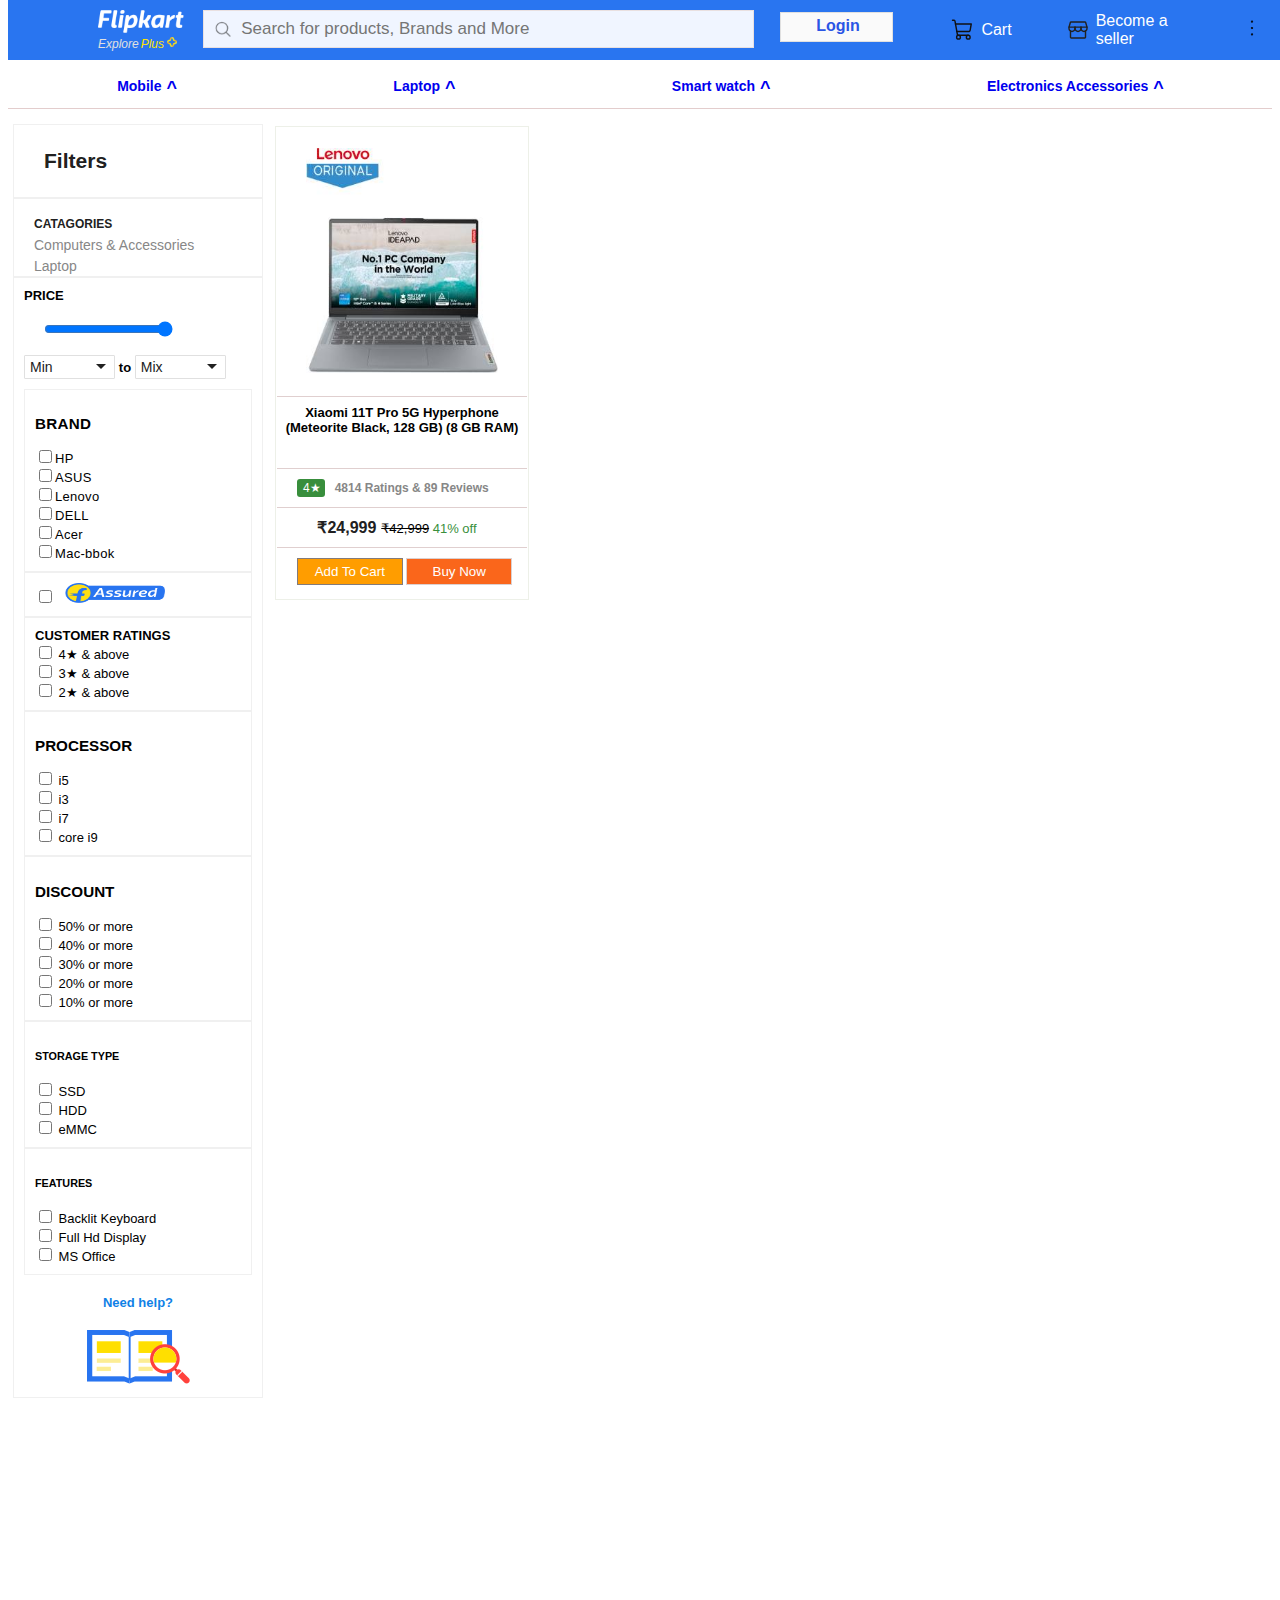
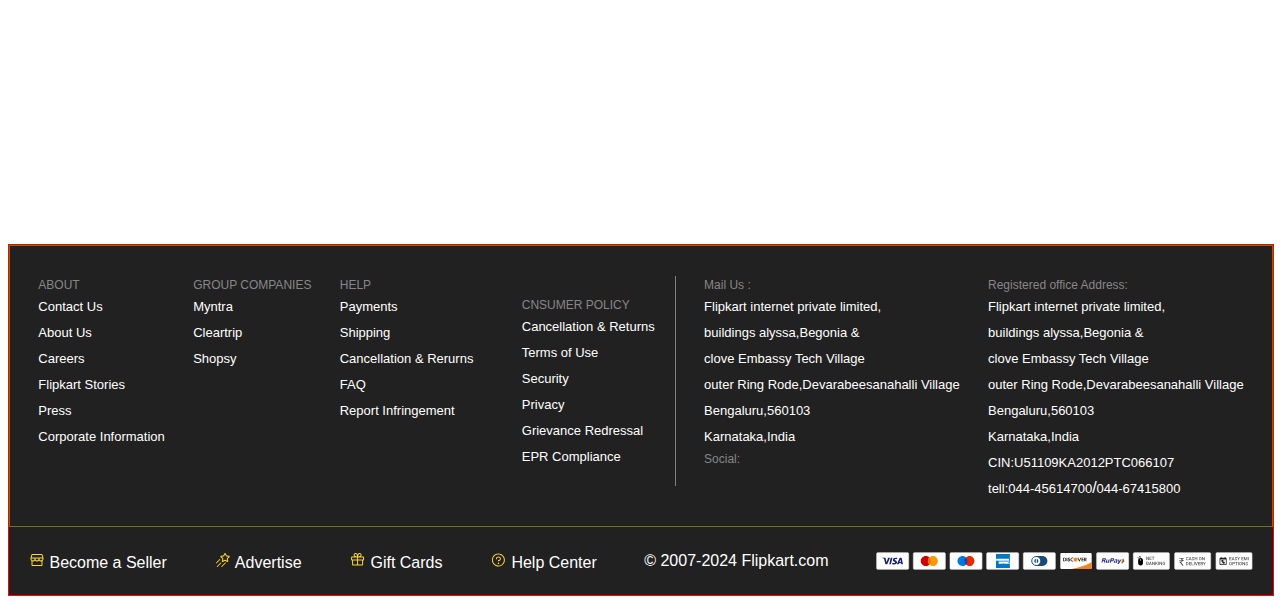
<file: laptop.html>
<!DOCTYPE html>
<html lang="en">

<head>
    <meta charset="UTF-8">
    <meta name="viewport" content="width=device-width, initial-scale=1.0">
    <link rel="stylesheet" href="/CSS/Login.css">
    <link rel="stylesheet" href="/CSS/mobile.css">
    <link rel="stylesheet" href="/CSS/Footer.css">

    <title>Document</title>
</head>

<body>
    <!--------------------------- Navbar  start---------------------------------------------- -->
    <nav class="nav">
        <div class="navbar">
            <div class="logo">
                <img src="/Image/flipkart-plus_8d85f4.png" alt="fk-logo">
                <a class="plus">Explore<span id="pluse">Plus<img id="logoss" src="/Image/plus_aef861.png"
                            alt=""></span></a>
            </div>
            <div class="serch">
                <span id="serch-disable" type="text"><img src="/Image/search.png" alt=""></span>
                <div>
                    <input id="serch-input" type="search" placeholder="Search for products, Brands and More">
                </div>

            </div>
            <a class="login-icon" href="Login.html">Login</a>
            <a class="cart-icon" href="Cart.html">
                <img src="/Image/cart.svg" alt="">
                <span>Cart</span>
            </a>
            <div class="cart-icon">
                <img src="/Image/Store.svg" alt="">
                <span>Become a seller</span>
            </div>
            <div>
                <img class="verticalDots" src="/Image/3-verticalDots.svg" alt="">
            </div>


    </nav>
    <!------------------------------- Navbar  End-------------------------------------------- -->
    <!-- <div id="end"></div> -->

    <div class="sec-containor">
        <a href="mobile.html">Mobile <div id="arrow">^</div></a>
        <a href="laptop.html">Laptop <div id="arrow">^</div></a>
        <a href="watch.html"> Smart watch<div id="arrow">^</div></a>
        <a href="accessories.html">Electronics Accessories<div id="arrow">^</div></a>
    </div>
    <!------------------------------- Navbar 2 End-------------------------------------------- -->



    <!-- sidebar or display page -->

    <div class="main-sidebar-pro">
        <!-- sidebar -->
        <div class="sidebar">
            <div class="sidebar1">
                <h3>Filters</h3>
            </div>
            <div class="sidebar2">
                <span>CATAGORIES</span>
                <div>

                    <a class="mam"> Computers & Accessories</a><br>
                    <div id="mam">Laptop</div>
                </div>


            </div>
            <div class="sidebar3">
                <div id="price"><span>PRICE</span></div>
                <input id="range" type="range" value="50000" min="0" max="50000">
                <div>
                    <select>
                        <option>Min</option>
                        <option>30000</option>
                        <option>45000</option>
                        <option>50000</option>
                        <option>65000</option>
                        <option>70000</option>
                    </select>
                    <span>to</span>
                    <select>
                        <option>Mix</option>
                        <option>40000</option>
                        <option>55000</option>
                        <option>60000</option>
                        <option>75000</option>
                        <option>80000</option>
                    </select>
                </div>
                <div class="sidebar4">
                    <div>
                        <h3>BRAND</h3>
                        <input type="checkbox" value="Mi"><span>HP</span><br>
                        <input type="checkbox" value="MI"><span>ASUS</span><br>
                        <input type="checkbox" value="MI"><span>Lenovo</span><br>
                        <input type="checkbox" value="MI"><span>DELL</span><br>
                        <input type="checkbox" value="MI"><span>Acer</span><br>
                        <input type="checkbox" value="MI"><span>Mac-bbok</span><br>
                    </div>
                </div>
                <div class="sidebar5">
                    <input type="checkbox" value="MI"><img src="/Image/fa_62673a.png" alt="assured">
                </div>
                <div class="sidebar6">
                    <div>CUSTOMER RATINGS</div>
                    <input id="star" type="checkbox" value="MI"><span> 4★ & above</span><br>
                    <input type="checkbox" value="MI"><span> 3★ & above</span><br>
                    <input type="checkbox" value="MI"><span> 2★ & above</span><br>
                </div>
                <div class="sidebar7">
                    <h3>PROCESSOR</h3>
                    <input type="checkbox" value="MI"><span> i5</span><br>
                    <input type="checkbox" value="MI"><span> i3</span><br>
                    <input type="checkbox" value="MI"><span> i7</span><br>
                    <input type="checkbox" value="MI"><span> core i9</span><br>
                </div>
                <div class="sidebar8">
                    <h3>DISCOUNT</h3>
                    <input type="checkbox" value="MI"><span> 50% or more</span><br>
                    <input type="checkbox" value="MI"><span> 40% or more</span><br>
                    <input type="checkbox" value="MI"><span> 30% or more</span><br>
                    <input type="checkbox" value="MI"><span> 20% or more</span><br>
                    <input type="checkbox" value="MI"><span> 10% or more</span><br>
                </div>
                <div class="sidebar9">
                    <h5>STORAGE TYPE</h5>
                    <input type="checkbox" value="MI"><span> SSD</span><br>
                    <input type="checkbox" value="MI"><span> HDD</span><br>
                    <input type="checkbox" value="MI"><span> eMMC</span><br>
                </div>
                <div class="sidebar9">
                    <h5>FEATURES</h5>
                    <input type="checkbox" value="MI"><span> Backlit Keyboard</span><br>
                    <input type="checkbox" value="MI"><span> Full Hd Display</span><br>
                    <input type="checkbox" value="MI"><span> MS Office</span><br>
                </div>
                <div class="sidebar10">
                    <a>Need help?</a><br>
                    <img src="/Image/buying-guide-illustration_4dd325.png" alt="serch">

                </div>
            </div>
        </div>
        <!-- sidebar End -->

        <!-- Display product -->
        <div class="product-display">
            <div class="pro-m-1">
                <div class="pro-m-img">
                    <img src="/Image/Laptop/Home/4.jpeg" alt="">
                </div>
                <div class="pro-m-name">
                    <span id="names">Xiaomi 11T Pro 5G Hyperphone (Meteorite Black, 128 GB) (8 GB RAM)</span>
                </div>
                <div class="pro-m-rating">
                    <div id="pro-m-rating-star">4★</div>
                    <div id="pro-m-rating-r">4814 Ratings & 89 Reviews</div>
                </div>
                <div class="pro-m-price">
                    <span id="t">₹24,999 </span><span id="tt">₹42,999</span> <span id="ttt">41% off</span>
                </div>
                <div class="pro-m-cart-buy">
                    <a href="Cart.html"> <button id="cart-btn">Add To Cart</button></a>
                    <a href="Order.html"> <button id="buy-btn">Buy Now</button></a>
                </div>
            </div>
        </div>
    </div>
<!-- FOOTER -->

<footer class="footer">

    <div class="container">
        <div class="footer-div">
            <div>ABOUT</div>
            <a>Contact Us</a><br>
            <a>About Us</a><br>
            <a>Careers</a><br>
            <a>Flipkart Stories</a><br>
            <a>Press</a><br>
            <a>Corporate Information</a>
        </div>
        <div class="footer-div">
            <div>GROUP COMPANIES</div>
            <a>Myntra</a><br>
            <a>Cleartrip</a><br>
            <a>Shopsy</a><br>
        </div>
        <div class="footer-div">
            <div>HELP</div>
            <a>Payments</a><br>
            <a>Shipping</a><br>
            <a>Cancellation & Rerurns</a><br>
            <a>FAQ</a><br>
            <a>Report Infringement</a><br>
        </div>
        <div style="border-right: 1px solid gray; padding: 20px; height: 170px;" class="footer-div">
            <div>CNSUMER POLICY</div>
            <a>Cancellation & Returns</a><br>
            <a>Terms of Use</a><br>
            <a>Security</a><br>
            <a>Privacy</a><br>
            <a>Grievance Redressal</a><br>
            <a>EPR Compliance</a><br>
        </div>
        <div class="footer-div">
            <div>Mail Us :</div>
            <a>
                Flipkart internet private limited,<br>
                buildings alyssa,Begonia &<br>
                clove Embassy Tech Village<br>
                outer Ring Rode,Devarabeesanahalli Village<br>
                Bengaluru,560103<br>
                Karnataka,India
            </a>
            <div>Social:</div>
        </div>
        <div class="footer-div">
            <div>Registered office Address:</div>
            <a>
                Flipkart internet private limited,<br>
                buildings alyssa,Begonia &<br>
                clove Embassy Tech Village<br>
                outer Ring Rode,Devarabeesanahalli Village<br>
                Bengaluru,560103<br>
                Karnataka,India<br>
                CIN:U51109KA2012PTC066107<br>
                tell:<a>044-45614700</a>/<a>044-67415800</a>
            </a>
        </div>
    </div>


    <div class="container-two">
        <div>
            <img src="/Image/Footer/sell-image-9de8ef.svg" alt="">
            <span>Become a Seller</span>
        </div>
        <div>
            <img src="/Image/Footer/advertise-image-866c0b.svg" alt="">
            <span>Advertise</span>
        </div>
        <div>
            <img src="/Image/Footer/gift-cards-image-d7ff24.svg" alt="">
            <span>Gift Cards</span>
        </div>
        <div>
            <img src="/Image/Footer/help-centre-image-c4ace8.svg" alt="">
            <span>Help Center</span>
        </div>
        <div>
            <span>&copy; 2007-2024 Flipkart.com</span>
        </div>
        <div>
            <img src="/Image/Footer/payment-method-c454fb.svg" alt="" srcset="">
        </div>
    </div>


</footer>

<!-- FOOOTER END -->






</body>

</html>
</file>
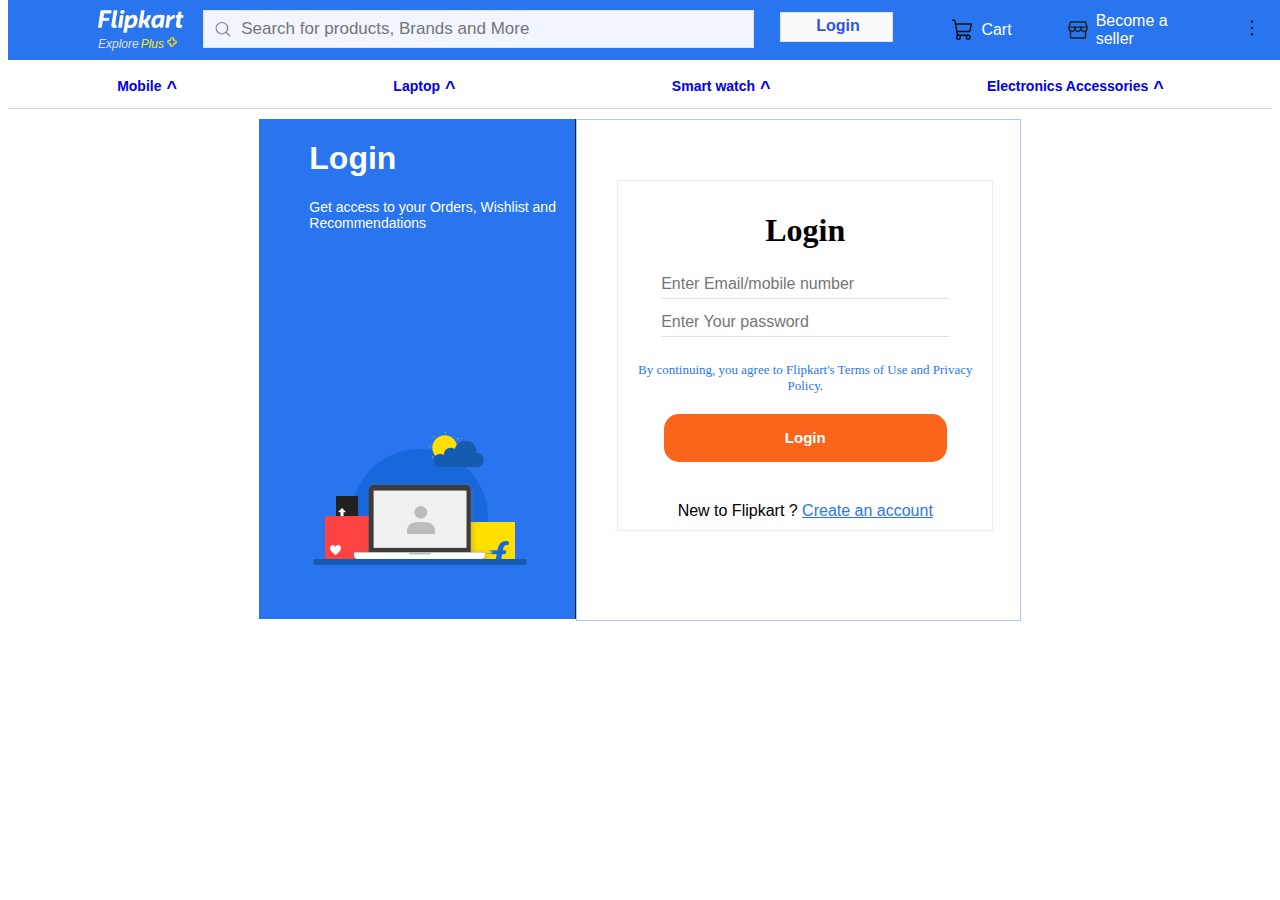
<file: Login.html>
<!DOCTYPE html>
<html lang="en">

<head>
    <meta charset="UTF-8">
    <meta name="viewport" content="width=device-width, initial-scale=1.0">
    <title>Sign-up</title>
    <link rel="stylesheet" href="/CSS/Login.css">

</head>

<body>
    <!--------------------------- Navbar  start---------------------------------------------- -->
    <nav class="nav">
        <div class="navbar">
            <div class="logo">
                <img src="/Image/flipkart-plus_8d85f4.png" alt="fk-logo">
                <a class="plus">Explore<span id="pluse">Plus<img id="logoss" src="/Image/plus_aef861.png"
                            alt=""></span></a>
            </div>
            <div class="serch">
                <span id="serch-disable" type="text"><img src="/Image/search.png" alt=""></span>
                <div>
                    <input id="serch-input" type="search" placeholder="Search for products, Brands and More">
                </div>

            </div>
            <a class="login-icon" href="Login.html">Login</a>
            <a class="cart-icon" href="Cart.html">
                <img src="/Image/cart.svg" alt="">
                <span>Cart</span>
            </a>
            <div class="cart-icon">
                <img src="/Image/Store.svg" alt="">
                <span>Become a seller</span>
            </div>
            <div>
                <img class="verticalDots" src="/Image/3-verticalDots.svg" alt="">
            </div>


    </nav>
    <!------------------------------- Navbar  End-------------------------------------------- -->
    <!-- <div id="end"></div> -->
    <!------------------------------- Navbar  End-------------------------------------------- -->
    <div class="sec-containor">
        <a href="mobile.html">Mobile <div id="arrow">^</div></a>
        <a href="laptop.html">Laptop <div id="arrow">^</div></a>
        <a href="watch.html"> Smart watch<div id="arrow">^</div></a>
        <a href="accessories.html">Electronics Accessories<div id="arrow">^</div></a>
    </div>
    <!-- login page start -->
    <div class="Login">
        <div id="login-img">
            <h1>Login</h1>
            <h4 id="h4">Get access to your Orders, Wishlist and Recommendations</h4>
            <img src="/Image/Login/login_img_c4a81e.png" alt="">
        </div>
        <div id="login-text">
            <form action="">
                <h1>Login</h1>
                <input type="email" placeholder="Enter Email/mobile number" required><br>
                <input type="password" placeholder="Enter Your password" required><br>
                <div id="tc">By continuing, you agree to Flipkart's Terms of Use and Privacy Policy.</div>
                <button id="login-btn">Login</button>
                <div id="New-user">New to Flipkart ? <a href="Signup.html">Create an account</a></div>
            </form>
        </div>

    </div>
    </div>
    <!-- login page end -->
</body>

</html>
</file>
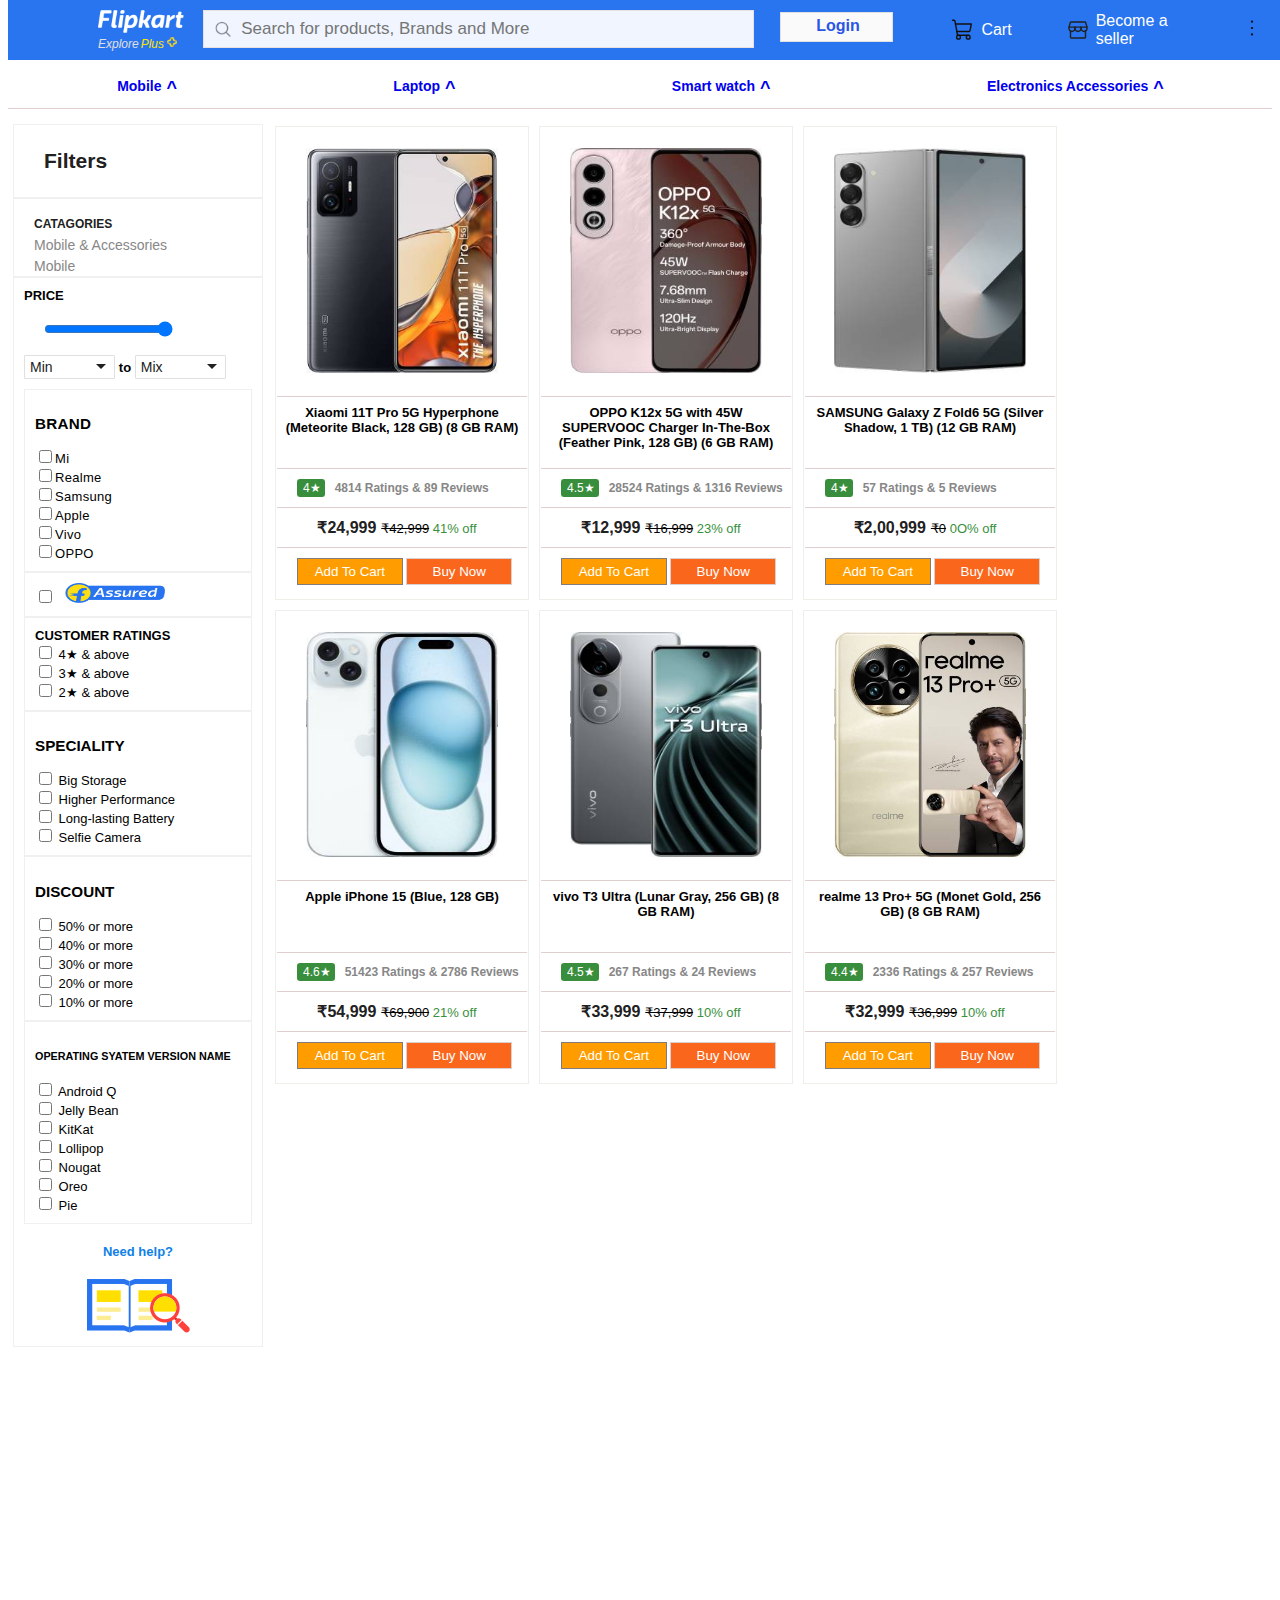
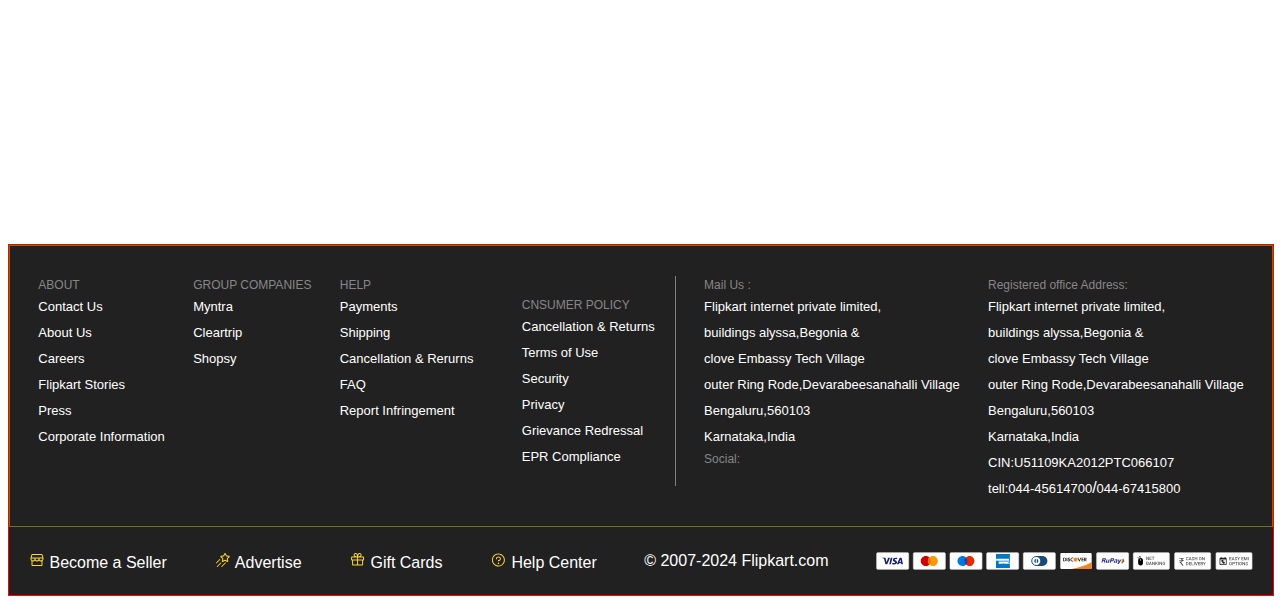
<file: mobile.html>
<!DOCTYPE html>
<html lang="en">

<head>
    <meta charset="UTF-8">
    <meta name="viewport" content="width=device-width, initial-scale=1.0">
    <title>Document</title>
    <link rel="stylesheet" href="/CSS/mobile.css">
    <link rel="stylesheet" href="/CSS/Login.css">
    <link rel="stylesheet" href="/CSS/Footer.css">
</head>

<body>
    <!--------------------------- Navbar  start---------------------------------------------- -->
    <nav class="nav">
        <div class="navbar">
            <div class="logo">
                <img src="/Image/flipkart-plus_8d85f4.png" alt="fk-logo">
                <a class="plus">Explore<span id="pluse">Plus<img id="logoss" src="/Image/plus_aef861.png"
                            alt=""></span></a>
            </div>
            <div class="serch">
                <span id="serch-disable" type="text"><img src="/Image/search.png" alt=""></span>
                <div>
                    <input id="serch-input" type="search" placeholder="Search for products, Brands and More">
                </div>

            </div>
            <a class="login-icon" href="Login.html">Login</a>
            <a class="cart-icon" href="Cart.html">
                <img src="/Image/cart.svg" alt="">
                <span>Cart</span>
            </a>
            <div class="cart-icon">
                <img src="/Image/Store.svg" alt="">
                <span>Become a seller</span>
            </div>
            <div>
                <img class="verticalDots" src="/Image/3-verticalDots.svg" alt="">
            </div>


    </nav>
    <!------------------------------- Navbar  End-------------------------------------------- -->
    <!-- <div id="end"></div> -->
    <!------------------------------- Navbar  End-------------------------------------------- -->
    <div class="sec-containor">
        <a href="mobile.html">Mobile <div id="arrow">^</div></a>
        <a href="laptop.html">Laptop <div id="arrow">^</div></a>
        <a href="watch.html"> Smart watch<div id="arrow">^</div></a>
        <a href="accessories.html">Electronics Accessories<div id="arrow">^</div></a>
    </div>


    <!-- sidebar or display page -->

    <div class="main-sidebar-pro">
        <!-- sidebar -->
        <div class="sidebar">
            <div class="sidebar1">
                <h3>Filters</h3>
            </div>
            <div class="sidebar2">
                <span>CATAGORIES</span>
                <div>

                    <a class="mam"> Mobile & Accessories</a><br>
                    <div id="mam">Mobile</div>
                </div>


            </div>
            <div class="sidebar3">
                <div id="price"><span>PRICE</span></div>
                <input id="range" type="range" value="50000" min="0" max="50000">
                <div>
                    <select>
                        <option>Min</option>
                        <option>10000</option>
                        <option>15000</option>
                        <option>20000</option>
                        <option>25000</option>
                        <option>30000</option>
                    </select>
                    <span>to</span>
                    <select>
                        <option>Mix</option>
                        <option>10000</option>
                        <option>15000</option>
                        <option>20000</option>
                        <option>25000</option>
                        <option>30000</option>
                    </select>
                </div>
                <div class="sidebar4">
                    <div>
                        <h3>BRAND</h3>
                        <input type="checkbox" value="Mi"><span>Mi</span><br>
                        <input type="checkbox" value="MI"><span>Realme</span><br>
                        <input type="checkbox" value="MI"><span>Samsung</span><br>
                        <input type="checkbox" value="MI"><span>Apple</span><br>
                        <input type="checkbox" value="MI"><span>Vivo</span><br>
                        <input type="checkbox" value="MI"><span>OPPO</span><br>
                    </div>
                </div>
                <div class="sidebar5">
                    <input type="checkbox" value="MI"><img src="/Image/fa_62673a.png" alt="assured">
                </div>
                <div class="sidebar6">
                    <div>CUSTOMER RATINGS</div>
                    <input id="star" type="checkbox" value="MI"><span> 4★ & above</span><br>
                    <input type="checkbox" value="MI"><span> 3★ & above</span><br>
                    <input type="checkbox" value="MI"><span> 2★ & above</span><br>
                </div>
                <div class="sidebar7">
                    <h3>SPECIALITY</h3>
                    <input type="checkbox" value="MI"><span> Big Storage</span><br>
                    <input type="checkbox" value="MI"><span> Higher Performance</span><br>
                    <input type="checkbox" value="MI"><span> Long-lasting Battery</span><br>
                    <input type="checkbox" value="MI"><span> Selfie Camera</span><br>
                </div>
                <div class="sidebar8">
                    <h3>DISCOUNT</h3>
                    <input type="checkbox" value="MI"><span> 50% or more</span><br>
                    <input type="checkbox" value="MI"><span> 40% or more</span><br>
                    <input type="checkbox" value="MI"><span> 30% or more</span><br>
                    <input type="checkbox" value="MI"><span> 20% or more</span><br>
                    <input type="checkbox" value="MI"><span> 10% or more</span><br>
                </div>
                <div class="sidebar9">
                    <h5>OPERATING SYATEM VERSION NAME</h5>
                    <input type="checkbox" value="MI"><span> Android Q</span><br>
                    <input type="checkbox" value="MI"><span> Jelly Bean</span><br>
                    <input type="checkbox" value="MI"><span> KitKat</span><br>
                    <input type="checkbox" value="MI"><span> Lollipop</span><br>
                    <input type="checkbox" value="MI"><span> Nougat</span><br>
                    <input type="checkbox" value="MI"><span> Oreo</span><br>
                    <input type="checkbox" value="MI"><span> Pie</span><br>
                </div>
                <div class="sidebar10">
                    <a>Need help?</a><br>
                    <img src="/Image/buying-guide-illustration_4dd325.png" alt="serch">

                </div>
            </div>
        </div>
        <!-- sidebar End -->










        <div class="product-display">
            <div class="pro-m-1">
                <div class="pro-m-img">
                    <img src="/Image/Mobile/11t-pro-5g-11t-mi-original-imagauzg78sgxy6h.jpeg" alt="">
                </div>
                <div class="pro-m-name">
                    <span id="names">Xiaomi 11T Pro 5G Hyperphone (Meteorite Black, 128 GB) (8 GB RAM)</span>
                </div>
                <div class="pro-m-rating">
                    <div id="pro-m-rating-star">4★</div>
                    <div id="pro-m-rating-r">4814 Ratings & 89 Reviews</div>
                </div>
                <div class="pro-m-price">
                    <span id="t">₹24,999 </span><span id="tt">₹42,999</span> <span id="ttt">41% off</span>
                </div>
                <div class="pro-m-cart-buy">
                    <a href="Cart.html"> <button id="cart-btn">Add To Cart</button></a>
                    <a href="Order.html"> <button id="buy-btn">Buy Now</button></a>
                </div>
            </div>
            <!-- 2 -->
            <div class="pro-m-1">
                <div class="pro-m-img">
                    <img src="/Image/Mobile/-original-imah4qke9gf7jhfg.jpeg" alt="">
                </div>
                <div class="pro-m-name">
                    <span>OPPO K12x 5G with 45W SUPERVOOC Charger In-The-Box (Feather Pink, 128 GB) (6 GB RAM)</span>
                </div>
                <div class="pro-m-rating">
                    <div id="pro-m-rating-star">4.5★</div>
                    <div id="pro-m-rating-r">28524 Ratings & 1316 Reviews</div>
                </div>
                <div class="pro-m-price">
                    <span id="t">₹12,999 </span><span id="tt">₹16,999</span> <span id="ttt">23% off</span>
                </div>
                <div class="pro-m-cart-buy">
                    <a href="Cart.html"> <button id="cart-btn">Add To Cart</button></a>
                    <a href="Order.html"> <button id="buy-btn">Buy Now</button></a>
                </div>
            </div>

            <!-- 3 -->
            <div class="pro-m-1">
                <div class="pro-m-img">
                    <img src="/Image/Mobile/-original-imah2nd53uhb7b6s.jpeg" alt="">
                </div>
                <div class="pro-m-name">
                    <span>SAMSUNG Galaxy Z Fold6 5G (Silver Shadow, 1 TB) (12 GB RAM)</span>
                </div>
                <div class="pro-m-rating">
                    <div id="pro-m-rating-star">4★</div>
                    <div id="pro-m-rating-r">57 Ratings & 5 Reviews</div>
                </div>
                <div class="pro-m-price">
                    <span id="t">₹2,00,999 </span><span id="tt">₹0</span> <span id="ttt">0O% off</span>
                </div>
                <div class="pro-m-cart-buy">
                    <a href="Cart.html"> <button id="cart-btn">Add To Cart</button></a>
                    <a href="Order.html"> <button id="buy-btn">Buy Now</button></a>
                </div>
            </div>

            <!-- 4 -->
            <div class="pro-m-1">
                <div class="pro-m-img">
                    <img src="/Image/Mobile/-original-imagtc5fz9spysyk.jpeg" alt="">
                </div>
                <div class="pro-m-name">
                    <span>Apple iPhone 15 (Blue, 128 GB)</span>
                </div>
                <div class="pro-m-rating">
                    <div id="pro-m-rating-star">4.6★</div>
                    <div id="pro-m-rating-r">51423 Ratings & 2786 Reviews</div>
                </div>
                <div class="pro-m-price">
                    <span id="t">₹54,999 </span><span id="tt">₹69,900</span> <span id="ttt">21% off</span>
                </div>
                <div class="pro-m-cart-buy">
                    <a href="Cart.html"> <button id="cart-btn">Add To Cart</button></a>
                    <a href="Order.html"> <button id="buy-btn">Buy Now</button></a>
                </div>
            </div>

            <!-- 5 -->

            <div class="pro-m-1">
                <div class="pro-m-img">
                    <img src="/Image/Mobile/-original-imah4hnh4z52kqqc.jpeg" alt="">
                </div>
                <div class="pro-m-name">
                    <span>vivo T3 Ultra (Lunar Gray, 256 GB) (8 GB RAM)</span>
                </div>
                <div class="pro-m-rating">
                    <div id="pro-m-rating-star">4.5★</div>
                    <div id="pro-m-rating-r">267 Ratings & 24 Reviews</div>
                </div>
                <div class="pro-m-price">
                    <span id="t">₹33,999 </span><span id="tt">₹37,999</span> <span id="ttt">10% off</span>
                </div>
                <div class="pro-m-cart-buy">
                    <a href="Cart.html"> <button id="cart-btn">Add To Cart</button></a>
                    <a href="Order.html"> <button id="buy-btn">Buy Now</button></a>
                </div>
            </div>

            <!-- 6 -->

            <div class="pro-m-1">
                <div class="pro-m-img">
                    <img src="/Image/Mobile/-original-imah38dbzpraunnj.jpeg" alt="">
                </div>
                <div class="pro-m-name">
                    <span>realme 13 Pro+ 5G (Monet Gold, 256 GB)  (8 GB RAM)</span>
                </div>
                <div class="pro-m-rating">
                    <div id="pro-m-rating-star">4.4★</div>
                    <div id="pro-m-rating-r">2336 Ratings & 257 Reviews</div>
                </div>
                <div class="pro-m-price">
                    <span id="t">₹32,999 </span><span id="tt">₹36,999</span> <span id="ttt">10% off</span>
                </div>
                <div class="pro-m-cart-buy">
                    <a href="Cart.html"> <button id="cart-btn">Add To Cart</button></a>
                    <a href="Order.html"> <button id="buy-btn">Buy Now</button></a>
                </div>
            </div>




        </div>
    </div>
     <!-- FOOTER -->

     <footer class="footer">

        <div class="container">
            <div class="footer-div">
                <div>ABOUT</div>
                <a>Contact Us</a><br>
                <a>About Us</a><br>
                <a>Careers</a><br>
                <a>Flipkart Stories</a><br>
                <a>Press</a><br>
                <a>Corporate Information</a>
            </div>
            <div class="footer-div">
                <div>GROUP COMPANIES</div>
                <a>Myntra</a><br>
                <a>Cleartrip</a><br>
                <a>Shopsy</a><br>
            </div>
            <div class="footer-div">
                <div>HELP</div>
                <a>Payments</a><br>
                <a>Shipping</a><br>
                <a>Cancellation & Rerurns</a><br>
                <a>FAQ</a><br>
                <a>Report Infringement</a><br>
            </div>
            <div style="border-right: 1px solid gray; padding: 20px; height: 170px;" class="footer-div">
                <div>CNSUMER POLICY</div>
                <a>Cancellation & Returns</a><br>
                <a>Terms of Use</a><br>
                <a>Security</a><br>
                <a>Privacy</a><br>
                <a>Grievance Redressal</a><br>
                <a>EPR Compliance</a><br>
            </div>
            <div class="footer-div">
                <div>Mail Us :</div>
                <a>
                    Flipkart internet private limited,<br>
                    buildings alyssa,Begonia &<br>
                    clove Embassy Tech Village<br>
                    outer Ring Rode,Devarabeesanahalli Village<br>
                    Bengaluru,560103<br>
                    Karnataka,India
                </a>
                <div>Social:</div>
            </div>
            <div class="footer-div">
                <div>Registered office Address:</div>
                <a>
                    Flipkart internet private limited,<br>
                    buildings alyssa,Begonia &<br>
                    clove Embassy Tech Village<br>
                    outer Ring Rode,Devarabeesanahalli Village<br>
                    Bengaluru,560103<br>
                    Karnataka,India<br>
                    CIN:U51109KA2012PTC066107<br>
                    tell:<a>044-45614700</a>/<a>044-67415800</a>
                </a>
            </div>
        </div>


        <div class="container-two">
            <div>
                <img src="/Image/Footer/sell-image-9de8ef.svg" alt="">
                <span>Become a Seller</span>
            </div>
            <div>
                <img src="/Image/Footer/advertise-image-866c0b.svg" alt="">
                <span>Advertise</span>
            </div>
            <div>
                <img src="/Image/Footer/gift-cards-image-d7ff24.svg" alt="">
                <span>Gift Cards</span>
            </div>
            <div>
                <img src="/Image/Footer/help-centre-image-c4ace8.svg" alt="">
                <span>Help Center</span>
            </div>
            <div>
                <span>&copy; 2007-2024 Flipkart.com</span>
            </div>
            <div>
                <img src="/Image/Footer/payment-method-c454fb.svg" alt="" srcset="">
            </div>
        </div>


    </footer>

    <!-- FOOOTER END -->
</body>

</html>
</file>
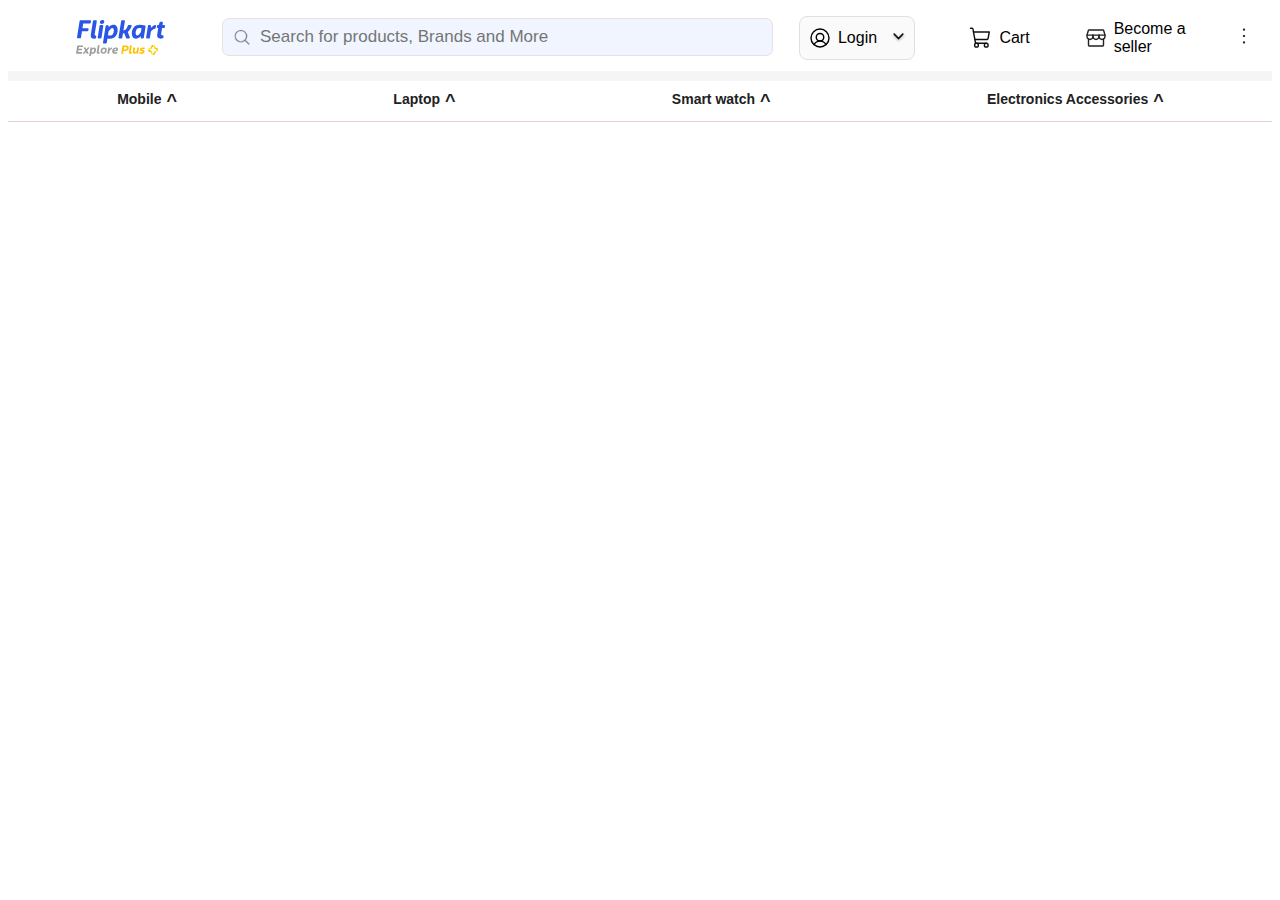
<file: Navbar.html>
<!DOCTYPE html>
<html lang="en">

<head>
    <meta charset="UTF-8">
    <meta name="viewport" content="width=device-width, initial-scale=1.0">
    <title>Navbar</title>
    <link rel="stylesheet" href="/CSS/Navbar.css" </head>

<body>
    <!--------------------------- Navbar  start---------------------------------------------- -->
    <nav class="navbar">
        <div class="logo">
            <img src="/Image/fk-logo.svg" alt="fk-logo">
        </div>
        <div class="serch">
            <span id="serch-disable" type="text"><img src="/Image/search.png" alt=""></span>
            <div>
                <input id="serch-input" type="search" placeholder="Search for products, Brands and More">
            </div>

        </div>
        <a class="login-icon" href="Login.html">
            
            <img id="profile-icon" src="/Image/profile-icon.svg" alt="profile" <span id="login-text">Login </span>
            <img id="downword" src="/Image/downword-sym.svg" alt="">
        </a>

        <a class="cart-icon" href="Cart.html">
            <img src="/Image/cart.svg" alt="">
            <span>Cart</span>
        </a>
        <div class="cart-icon">
            <img src="/Image/Store.svg" alt="">
            <span>Become a seller</span>
        </div>
        <div>
            <img class="verticalDots" src="/Image/3-verticalDots.svg" alt="">
        </div>


    </nav>
    <!------------------------------- Navbar  End-------------------------------------------- -->
    <div id="end"></div>
    <!------------------------------- Navbar  End-------------------------------------------- -->
    <div class="sec-containor">
        <a>Mobile <div id="arrow">^</div></a>
        <a>Laptop <div id="arrow">^</div></a>
        <a> Smart watch<div id="arrow">^</div></a>
        <a>Electronics Accessories<div id="arrow">^</div></a>
        
    </div>
</body>

</html>
</file>
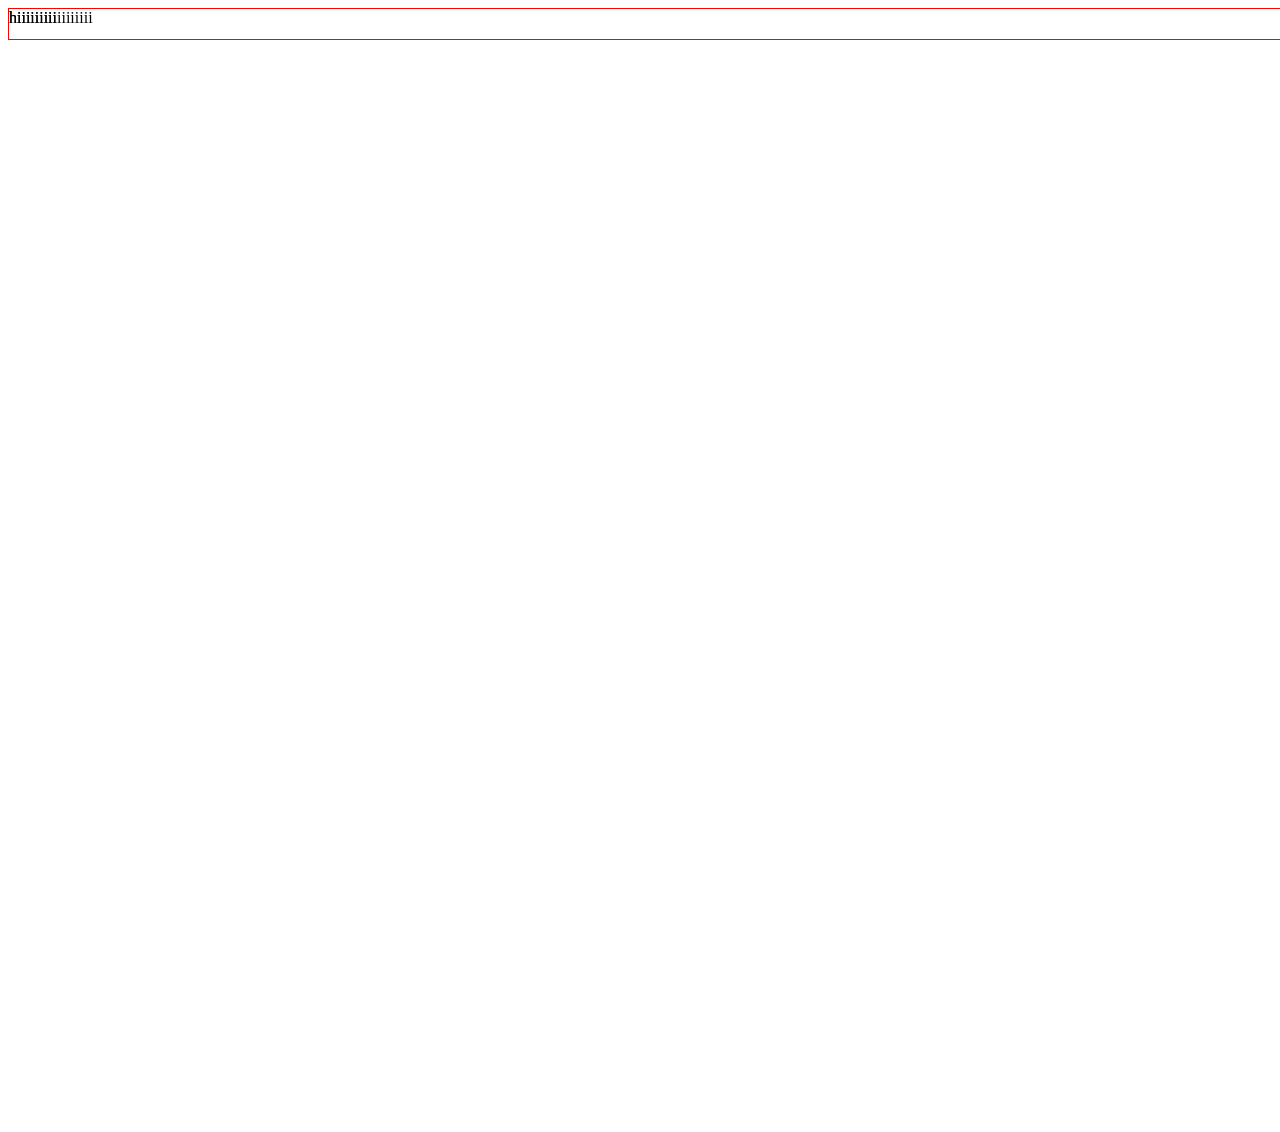
<file: practice.html>
<!DOCTYPE html>
<html lang="en">
<head>
    <meta charset="UTF-8">
    <meta name="viewport" content="width=device-width, initial-scale=1.0">
    <title>Document</title>
    <style>
        #f{
            border: 1px solid red;
            height: 30px;
            width: 100%;
            position: fixed;
        }
        #s{
            border: 1px solid red;
            height: 30px;
            width: 100%;
            position: fixed;
        }
    </style>
</head>
<body>
    <div id="f">
hiiiiiiiii
    </div>
    <div id="s">
hiiiiiiiiiiiiiiiii
    </div>
    <br><br><br><br><br><br><br><br><br><br><br><br><br><br><br><br><br><br><br><br><br><br><br><br><br><br><br><br><br><br><br><br><br>
    <br><br><br><br><br><br><br><br><br><br><br><br><br><br><br><br><br><br><br><br><br><br><br><br><br><br><br><br><br>
</body>
</html>
</file>
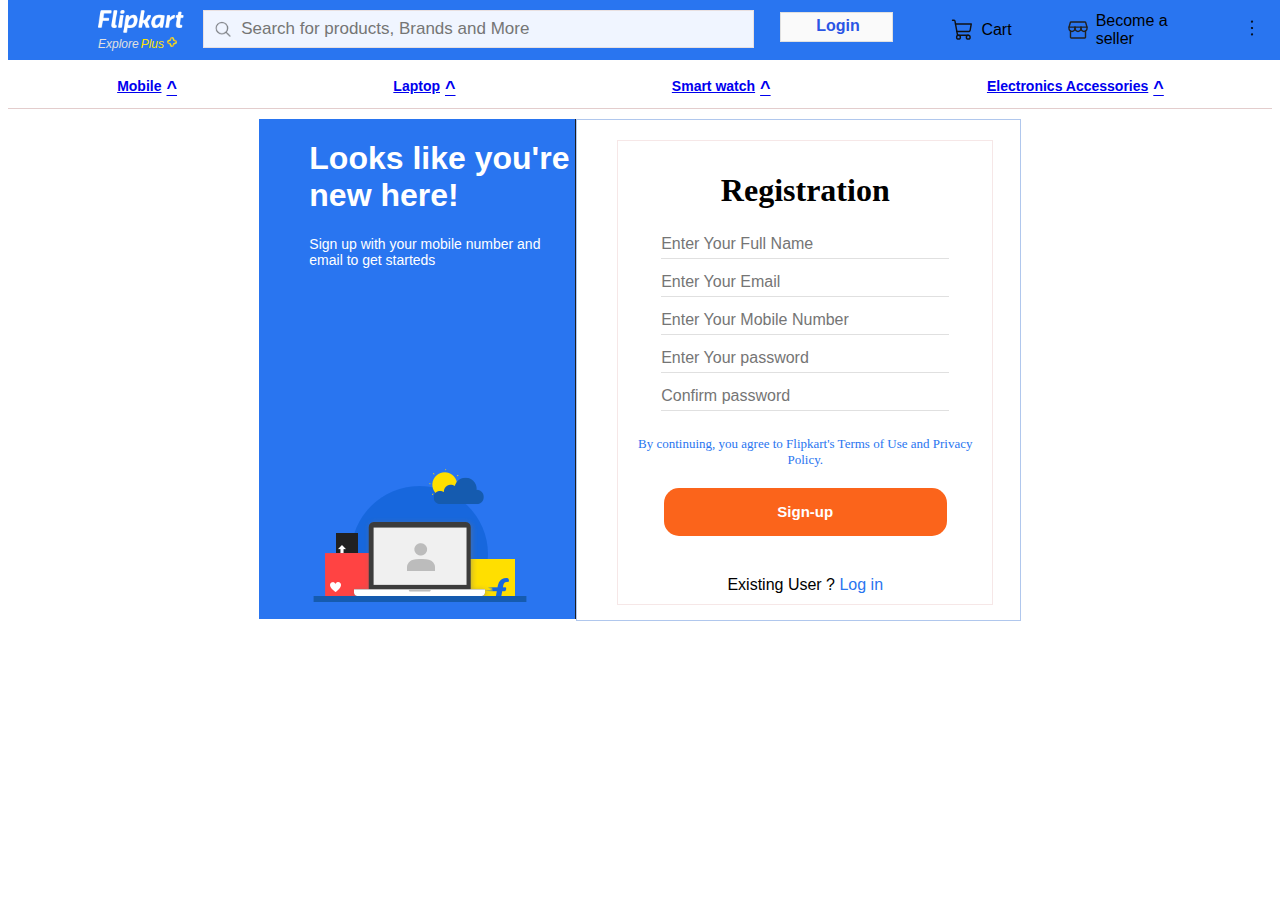
<file: Signup.html>
<!DOCTYPE html>
<html lang="en">

<head>
    <meta charset="UTF-8">
    <meta name="viewport" content="width=device-width, initial-scale=1.0">
    <title>Sign-up</title>
    <link rel="stylesheet" href="/CSS/Signup.css">

</head>

<body>
    <!-- navbar -->
    <nav class="nav">
        <div class="navbar">
            <div class="logo">
                <img src="/Image/flipkart-plus_8d85f4.png" alt="fk-logo">
                <a class="plus">Explore<span id="pluse">Plus<img id="logoss" src="/Image/plus_aef861.png"
                            alt=""></span></a>
            </div>
            <div class="serch">
                <span id="serch-disable" type="text"><img src="/Image/search.png" alt=""></span>
                <div>
                    <input id="serch-input" type="search" placeholder="Search for products, Brands and More">
                </div>

            </div>
            <a class="login-icon" href="Login.html">Login</a>
            <a class="cart-icon" href="Cart.html">
                <img src="/Image/cart.svg" alt="">
                <span>Cart</span>
            </a>
            <div class="cart-icon">
                <img src="/Image/Store.svg" alt="">
                <span>Become a seller</span>
            </div>
            <div>
                <img class="verticalDots" src="/Image/3-verticalDots.svg" alt="">
            </div>


    </nav>
    <!------------------------------- Navbar  End-------------------------------------------- -->
    <!-- <div id="end"></div> -->
    <!------------------------------- Navbar  End-------------------------------------------- -->
    <div class="sec-containor">
        <a href="mobile.html">Mobile <div id="arrow">^</div></a>
        <a href="laptop.html">Laptop <div id="arrow">^</div></a>
        <a href="watch.html"> Smart watch<div id="arrow">^</div></a>
        <a href="accessories.html">Electronics Accessories<div id="arrow">^</div></a>
    </div>
    <!-- signup page start -->
    <div class="signup">
        <div id="login-img">
            <h1>Looks like you're new here!</h1>
            <h4 id="h4">Sign up with your mobile number and email to get starteds</h4>
            <img src="/Image/Login/login_img_c4a81e.png" alt="">
        </div>
        <div id="login-text">
            <form action="">
               <h1>Registration</h1>
                <input type="text" placeholder="Enter Your Full Name" required><br>
                <input type="email" placeholder="Enter Your Email" required><br>
                <input type="tel" placeholder="Enter Your Mobile Number " required><br>
                <input type="password" placeholder="Enter Your password" required><br>
                <input type="password" placeholder="Confirm password" required><br>
                <div id="tc">By continuing, you agree to Flipkart's Terms of Use and Privacy Policy.</div>
                <button id="login-btn">Sign-up</button>
                <div id="New-user">Existing User ? <a href="Login.html">Log in</a></div>
            </form>
        </div>

    </div>
</body>

</html>
</file>
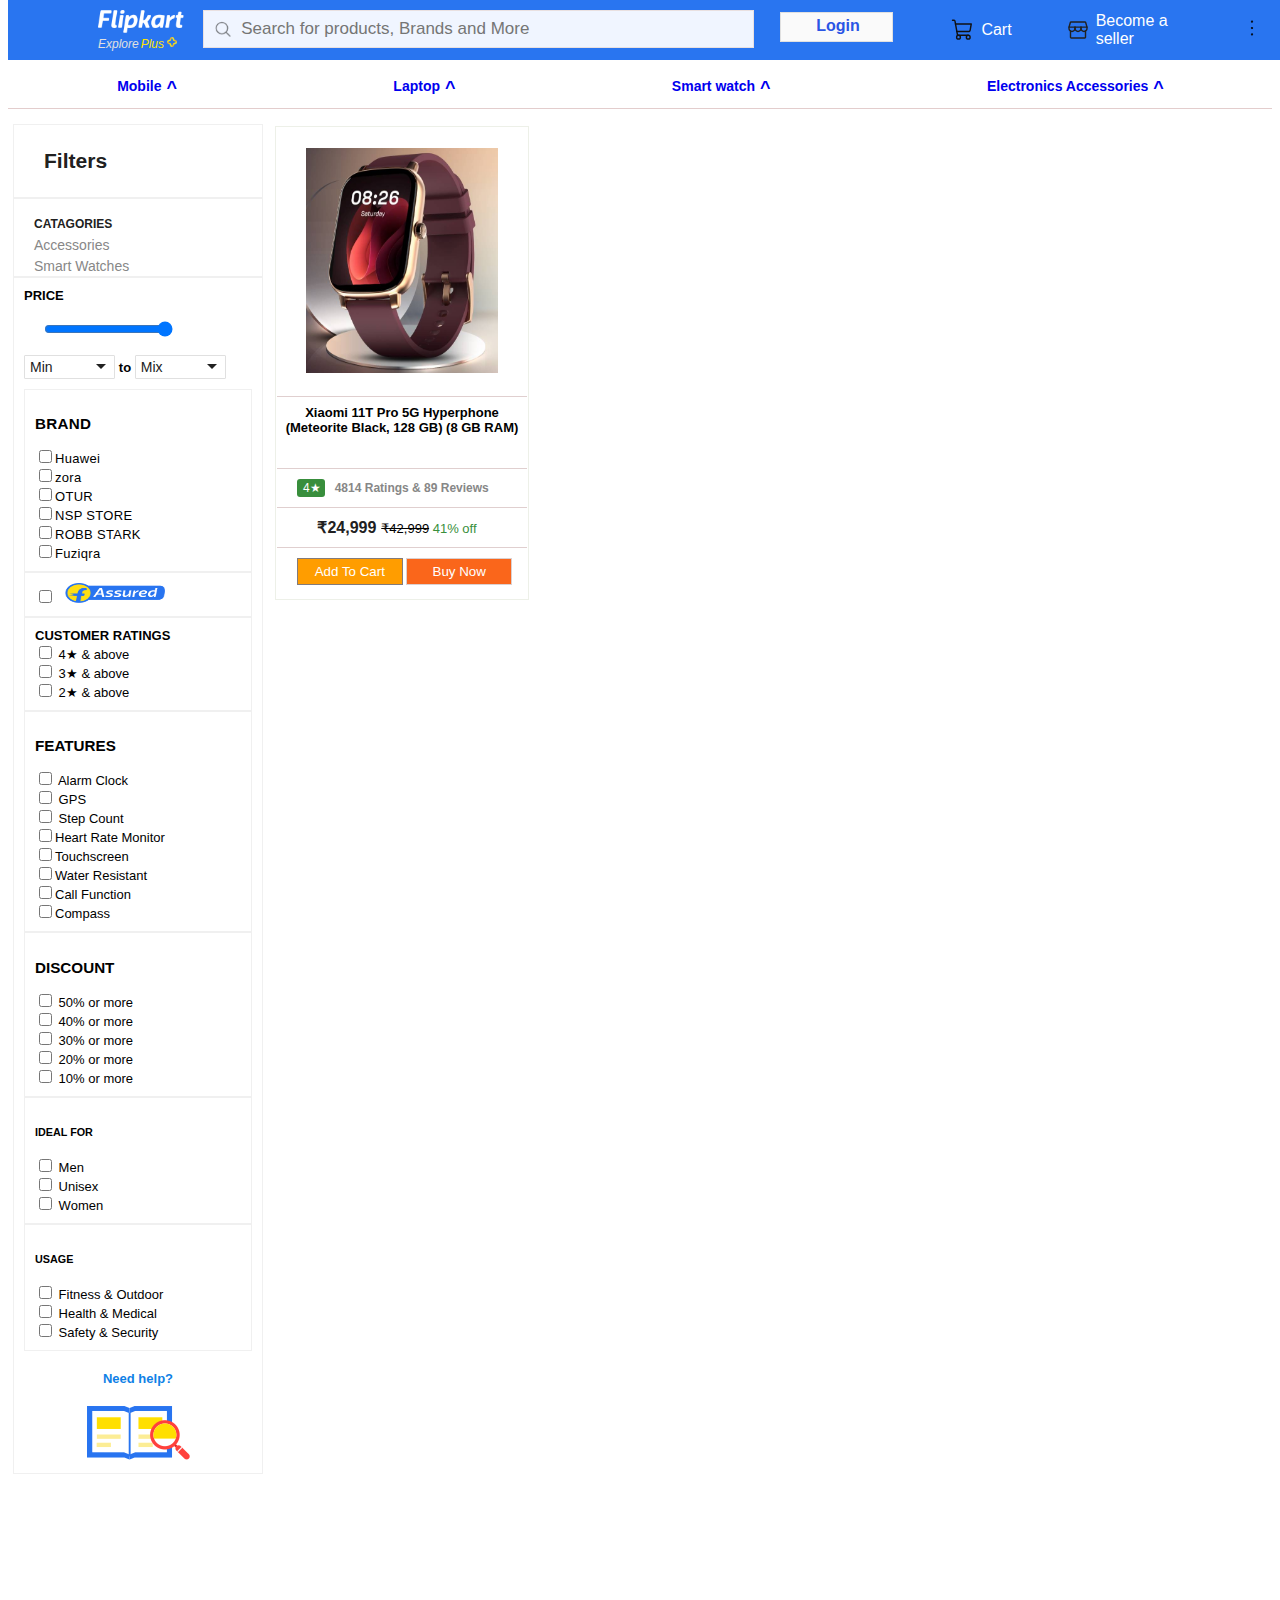
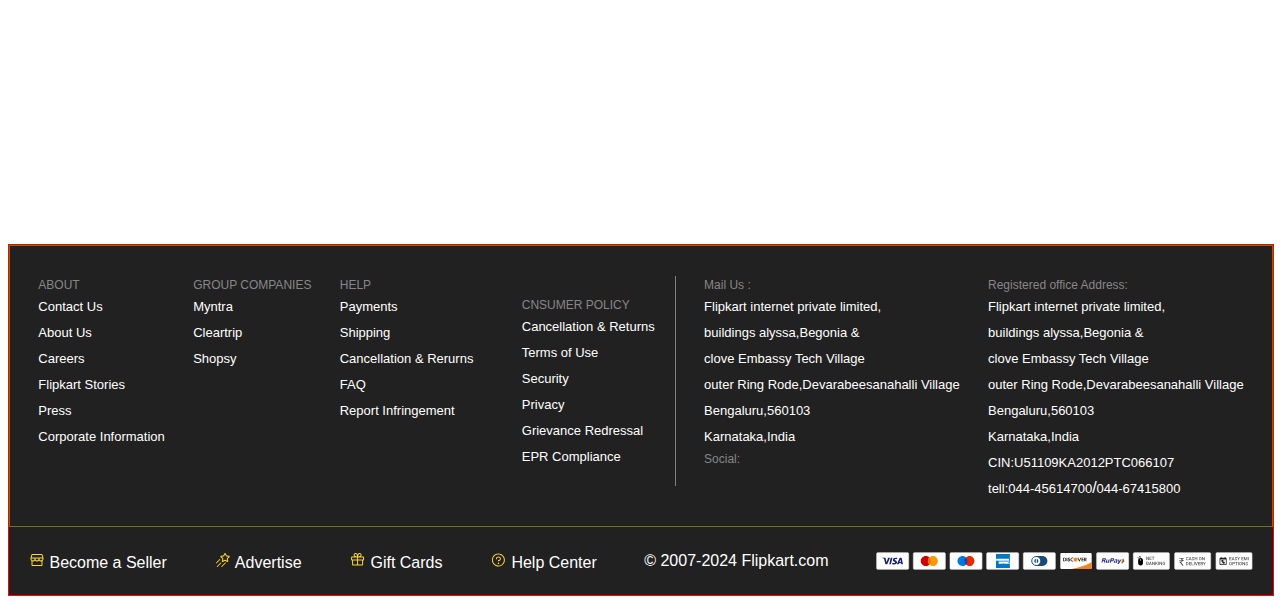
<file: watch.html>
<!DOCTYPE html>
<html lang="en">

<head>
    <meta charset="UTF-8">
    <meta name="viewport" content="width=device-width, initial-scale=1.0">
    <link rel="stylesheet" href="/CSS/Login.css">
    <link rel="stylesheet" href="/CSS/mobile.css">
    <link rel="stylesheet" href="/CSS/Footer.css">
    <title>Document</title>
</head>

<body>
    <!--------------------------- Navbar  start---------------------------------------------- -->
    <nav class="nav">
        <div class="navbar">
            <div class="logo">
                <img src="/Image/flipkart-plus_8d85f4.png" alt="fk-logo">
                <a class="plus">Explore<span id="pluse">Plus<img id="logoss" src="/Image/plus_aef861.png"
                            alt=""></span></a>
            </div>
            <div class="serch">
                <span id="serch-disable" type="text"><img src="/Image/search.png" alt=""></span>
                <div>
                    <input id="serch-input" type="search" placeholder="Search for products, Brands and More">
                </div>

            </div>
            <a class="login-icon" href="Login.html">Login</a>
            <a class="cart-icon" href="Cart.html">
                <img src="/Image/cart.svg" alt="">
                <span>Cart</span>
            </a>
            <div class="cart-icon">
                <img src="/Image/Store.svg" alt="">
                <span>Become a seller</span>
            </div>
            <div>
                <img class="verticalDots" src="/Image/3-verticalDots.svg" alt="">
            </div>


    </nav>
    <!------------------------------- Navbar  End-------------------------------------------- -->
    <!-- <div id="end"></div> -->

    <div class="sec-containor">
        <a href="mobile.html">Mobile <div id="arrow">^</div></a>
        <a href="laptop.html">Laptop <div id="arrow">^</div></a>
        <a href="watch.html"> Smart watch<div id="arrow">^</div></a>
        <a href="accessories.html">Electronics Accessories<div id="arrow">^</div></a>
    </div>
    <!------------------------------- Navbar 2 End-------------------------------------------- -->



    <!-- sidebar or display page -->

    <div class="main-sidebar-pro">
        <!-- sidebar -->
        <div class="sidebar">
            <div class="sidebar1">
                <h3>Filters</h3>
            </div>
            <div class="sidebar2">
                <span>CATAGORIES</span>
                <div>

                    <a class="mam"> Accessories</a><br>
                    <div id="mam">Smart Watches</div>
                </div>


            </div>
            <div class="sidebar3">
                <div id="price"><span>PRICE</span></div>
                <input id="range" type="range" value="50000" min="0" max="50000">
                <div>
                    <select>
                        <option>Min</option>
                        <option>500</option>
                        <option>1000</option>
                        <option>2000</option>
                        <option>10000</option>
                        <option>20000</option>
                    </select>
                    <span>to</span>
                    <select>
                        <option>Mix</option>
                        <option>1000</option>
                        <option>2000</option>
                        <option>3000</option>
                        <option>10000</option>
                        <option>30000</option>
                    </select>
                </div>
                <div class="sidebar4">
                    <div>
                        <h3>BRAND</h3>
                        <input type="checkbox" value="Mi"><span>Huawei</span><br>
                        <input type="checkbox" value="MI"><span>zora</span><br>
                        <input type="checkbox" value="MI"><span>OTUR</span><br>
                        <input type="checkbox" value="MI"><span>NSP STORE</span><br>
                        <input type="checkbox" value="MI"><span>ROBB STARK</span><br>
                        <input type="checkbox" value="MI"><span>Fuziqra</span><br>
                    </div>
                </div>
                <div class="sidebar5">
                    <input type="checkbox" value="MI"><img src="/Image/fa_62673a.png" alt="assured">
                </div>
                <div class="sidebar6">
                    <div>CUSTOMER RATINGS</div>
                    <input id="star" type="checkbox" value="MI"><span> 4★ & above</span><br>
                    <input type="checkbox" value="MI"><span> 3★ & above</span><br>
                    <input type="checkbox" value="MI"><span> 2★ & above</span><br>
                </div>
                <div class="sidebar7">
                    <h3>FEATURES</h3>
                    <input type="checkbox" value="MI"><span> Alarm Clock</span><br>
                    <input type="checkbox" value="MI"><span> GPS</span><br>
                    <input type="checkbox" value="MI"><span> Step Count</span><br>
                    <input type="checkbox" value="MI"><span>Heart Rate Monitor</span><br>
                    <input type="checkbox" value="MI"><span>Touchscreen</span><br>
                    <input type="checkbox" value="MI"><span>Water Resistant</span><br>
                    <input type="checkbox" value="MI"><span>Call Function</span><br>
                    <input type="checkbox" value="MI"><span>Compass</span><br>
                </div>
                <div class="sidebar8">
                    <h3>DISCOUNT</h3>
                    <input type="checkbox" value="MI"><span> 50% or more</span><br>
                    <input type="checkbox" value="MI"><span> 40% or more</span><br>
                    <input type="checkbox" value="MI"><span> 30% or more</span><br>
                    <input type="checkbox" value="MI"><span> 20% or more</span><br>
                    <input type="checkbox" value="MI"><span> 10% or more</span><br>
                </div>
                <div class="sidebar9">
                    <h5>IDEAL FOR</h5>
                    <input type="checkbox" value="MI"><span> Men</span><br>
                    <input type="checkbox" value="MI"><span> Unisex</span><br>
                    <input type="checkbox" value="MI"><span> Women</span><br>
                </div>
                <div class="sidebar9">
                    <h5>USAGE</h5>
                    <input type="checkbox" value="MI"><span> Fitness & Outdoor</span><br>
                    <input type="checkbox" value="MI"><span> Health & Medical</span><br>
                    <input type="checkbox" value="MI"><span> Safety & Security</span><br>
                </div>
                <div class="sidebar10">
                    <a>Need help?</a><br>
                    <img src="/Image/buying-guide-illustration_4dd325.png" alt="serch">

                </div>
            </div>
        </div>
        <!-- sidebar End -->

        <!-- Display product -->
        <div class="product-display">
            <div class="pro-m-1">
                <div class="pro-m-img">
                    <img src="/Image/Homepage/Watch/w2.jpeg" alt="">
                </div>
                <div class="pro-m-name">
                    <span id="names">Xiaomi 11T Pro 5G Hyperphone (Meteorite Black, 128 GB) (8 GB RAM)</span>
                </div>
                <div class="pro-m-rating">
                    <div id="pro-m-rating-star">4★</div>
                    <div id="pro-m-rating-r">4814 Ratings & 89 Reviews</div>
                </div>
                <div class="pro-m-price">
                    <span id="t">₹24,999 </span><span id="tt">₹42,999</span> <span id="ttt">41% off</span>
                </div>
                <div class="pro-m-cart-buy">
                    <a href="Cart.html"> <button id="cart-btn">Add To Cart</button></a>
                    <a href="Order.html"> <button id="buy-btn">Buy Now</button></a>
                </div>
            </div>
        </div>
</div>

  <!-- FOOTER -->

  <footer class="footer">

    <div class="container">
        <div class="footer-div">
            <div>ABOUT</div>
            <a>Contact Us</a><br>
            <a>About Us</a><br>
            <a>Careers</a><br>
            <a>Flipkart Stories</a><br>
            <a>Press</a><br>
            <a>Corporate Information</a>
        </div>
        <div class="footer-div">
            <div>GROUP COMPANIES</div>
            <a>Myntra</a><br>
            <a>Cleartrip</a><br>
            <a>Shopsy</a><br>
        </div>
        <div class="footer-div">
            <div>HELP</div>
            <a>Payments</a><br>
            <a>Shipping</a><br>
            <a>Cancellation & Rerurns</a><br>
            <a>FAQ</a><br>
            <a>Report Infringement</a><br>
        </div>
        <div style="border-right: 1px solid gray; padding: 20px; height: 170px;" class="footer-div">
            <div>CNSUMER POLICY</div>
            <a>Cancellation & Returns</a><br>
            <a>Terms of Use</a><br>
            <a>Security</a><br>
            <a>Privacy</a><br>
            <a>Grievance Redressal</a><br>
            <a>EPR Compliance</a><br>
        </div>
        <div class="footer-div">
            <div>Mail Us :</div>
            <a>
                Flipkart internet private limited,<br>
                buildings alyssa,Begonia &<br>
                clove Embassy Tech Village<br>
                outer Ring Rode,Devarabeesanahalli Village<br>
                Bengaluru,560103<br>
                Karnataka,India
            </a>
            <div>Social:</div>
        </div>
        <div class="footer-div">
            <div>Registered office Address:</div>
            <a>
                Flipkart internet private limited,<br>
                buildings alyssa,Begonia &<br>
                clove Embassy Tech Village<br>
                outer Ring Rode,Devarabeesanahalli Village<br>
                Bengaluru,560103<br>
                Karnataka,India<br>
                CIN:U51109KA2012PTC066107<br>
                tell:<a>044-45614700</a>/<a>044-67415800</a>
            </a>
        </div>
    </div>


    <div class="container-two">
        <div>
            <img src="/Image/Footer/sell-image-9de8ef.svg" alt="">
            <span>Become a Seller</span>
        </div>
        <div>
            <img src="/Image/Footer/advertise-image-866c0b.svg" alt="">
            <span>Advertise</span>
        </div>
        <div>
            <img src="/Image/Footer/gift-cards-image-d7ff24.svg" alt="">
            <span>Gift Cards</span>
        </div>
        <div>
            <img src="/Image/Footer/help-centre-image-c4ace8.svg" alt="">
            <span>Help Center</span>
        </div>
        <div>
            <span>&copy; 2007-2024 Flipkart.com</span>
        </div>
        <div>
            <img src="/Image/Footer/payment-method-c454fb.svg" alt="" srcset="">
        </div>
    </div>


</footer>

<!-- FOOOTER END -->




</body>

</html>
</file>
<file: CSS/Navbar.css>
/* ------------------Navbar css start ----------------*/

.navbar
{
    height: 60px;
    background-color: #ffffff;
    display: flex;
}
.logo
{
margin-top: 10px;
margin-right: 35px;

}
.serch
{
    border: 1px solid rgb(233, 224, 224);
    /* width: 46%; */
    height: 32px;
    margin-top: 10px;
    margin-left: 20px;
    padding: 2px;
    background-color: #f0f5ff;
    border-radius: 7px;
    display: flex;
}
#serch-disable img{
    height: 25px;
    padding: 5px;
    margin: 0;
    border: none;
}
#serch-input
{
    width: 40vw;
    font-size: 17px;
    height: 32px;
    border: none;
    outline: none;
    background-color: #f0f5ff;
    font-family: inter_regular,fallback-inter_regular,Arial,sans-serif;
}
.login-icon
{
    display: flex;
    align-items: center;
    border: 1px solid transparent;
    box-sizing: border-box;
    padding: 8px;
    gap: 6px;
    border: 1px solid red;
    margin: 8px;
    margin-left: 26px;
    background: #fafafa;
    border-radius: 8px;
    border-color: #e0e0e0;
    font-family: inter_regular, fallback-inter_regular, Arial, sans-serif;
    font-size: 16px;
    color: #000000;
    text-decoration: none;
}
.login-icon:hover
{
    background: #0b2ce6;
    border-color: #2a55e5;
    color: #fff;
    cursor: pointer;
}

#profile-icon
{
    /* width: 24px; */
    height: 24px;
    background-color: transparent;
    

}

#downword
{
    height: 12px;
    margin-left: 8px;
}
#downword:hover 
{
transform:rotate(180deg);
transition: 0.1s;
}
.cart-icon
{
    display: flex;
    align-items: center;
    gap: 6px;
    margin: 8px;
    margin-left: 46px;
    font-family: inter_regular, fallback-inter_regular, Arial, sans-serif;
    font-size: 16px;
    color: #000000;
    text-decoration: none;
}
#end
{
    background-color: #f5f5f5;
    margin-top: 3px;
    height: 10px;
}

.verticalDots
{
    padding: 8px;
    gap: 6px;
    margin: 8px;
    margin-left: 26px;
}

.verticalDots:hover
{

    border: 1px solid transparent;
    box-sizing: border-box;
    background: #fafafa;
    border-radius: 8px;
    border-color: #e0e0e0;

}
.sec-containor
{
    height: 30px;
    display: flex;
    border-bottom:1px solid rgb(227, 205, 205) ;
    justify-content: space-around;
    padding: 10px 0px 0px 1px;
    font-size: 14px;
    background-color:#ffffff;
    font-family: Inter, -apple-system, Helvetica, Arial, sans-serif;
    font-weight: 550;
    color: #212121;
    cursor: pointer;
   
}
.sec-containor :hover
{
    color: #0b2ce6;
}
.sec-containor a{
    display: flex;
    gap:5px;
    text-decoration: none;
}
#arrow
{
    font-size: 18px;
    height: 15px;
}

.sec-containor a div:hover
{
    transform: rotate(180deg);
       
}



/* ------------------Navbar css End ----------------*/
</file>
<file: CSS/Index.css>
*
{
    cursor: pointer;
}
.Home-page-pro
{
    width: 100%;
    height:auto;
    /* border: 1px solid red; */
}
.poster img
{
    height: 150px;
    width: 100%;
}
.poster2 img
{
    height: 150px;
    /* width: 97vw; */
    width: 100%;
    /* border: 1px solid; */
}
.poster-img 
{
    display: flex;
    justify-content: space-around;
}
.poster-img img
{
    display: flex;
    width: 32%;
    height: 200px;
    /* border: 1px solid red; */
}
#colorcombo
{
    color: #0d0e06dc;
}
.Home-page-pro-div
{
    width: 100%;
    height:auto;
    /* border: 1px solid red; */
    background-color: #ffffff;
    color: #0F1111;
    display: flex;
    flex-wrap: wrap;

}
.Home-page-pro-div-heading
{
    font-size: 20px;
    font-weight: 700;
    border-top:1px solid #edd2d2 ;
    border-bottom:1px solid #edd2d2 ;
    margin-bottom: 15px;
    text-align: center;
    font-family: Arial, sans-serif;
    padding: 10px;
    background-color: #ffffff;
}
.Home-page-pro-div-heading-pro
{
    border:1px solid #edd2d2 ;
    width: 17vw;
    padding: 1px;
    height: 300px;
    margin: 5px 10px 10px 20px;
    background-color: #ffffff;
}
#Home-page-pro-div-heading-pro-img
{
    height: 200px;
    text-align: center;
}
#Home-page-pro-div-heading-pro-img img
{
    height: 180px;
    width: 12vw;
    background-color: #f7f7f7;
    margin-top: 10px;
}
#Home-page-pro-div-heading-pro-img-lap img
{
    height: 160px;
    width: 16vw;
    background-color: #f7f7f7;
    margin-left: 8px;
    margin-top: 10px;

}
#Home-page-pro-div-heading-pro-offer
{
    height: 30px;
    /* border: 1px solid red; */
    display: flex;
    justify-content: space-around;
}
#Home-page-pro-div-heading-pro-offer div
{
    height: 15px;
    /* border: 1px solid red; */
    background-color: #cc0c39;
    color: #fff;
    font-size: 13px;
    font-weight: 700;
    font-family: Arial, sans-serif;
    padding: 5px;
    display: flex;
}
#Home-page-pro-div-heading-pro-offer span
{
    height: 15px;
    font-size: 13px;
    padding: 5px;
    font-weight: 580;
    font-family: Arial, sans-serif;
    color: #cc0c39;

}
#Home-page-pro-div-heading-pro-mrp-1
{
    top: -.5em;
    font-size: 12px;
    font-weight: 600;
    color: #358f8f;
    font-family: Arial, Helvetica, sans-serif;
}
#Home-page-pro-div-heading-pro-mrp-2
{
    font-size: 18px;
    font-weight: 600;
    color: #0f1111;
    font-family: Arial, Helvetica, sans-serif;
}
#Home-page-pro-div-heading-pro-mrp-4
{
    font-size: 14px;
    font-weight: 550;
    color: #575959;
    font-family: Arial, Helvetica, sans-serif;
}
#Home-page-pro-div-heading-pro-mrp-5
{
    text-decoration: line-through;

}
#Home-page-pro-div-heading-pro-mrp
{
    height: 30px;
    /* border: 1px solid red; */

}
#Home-page-pro-div-heading-pro-name
{
    height: 38px;
    font-size: 15px;
    text-align: center;
    color:#212161;
    /* border: 1px solid red; */
    font-family: Arial, Helvetica, sans-serif;

}
#Home-page-pro-div-heading-pro-name:hover{
    color: #2874f0 ;

}

.Accessories-home-p
{
    /* border-top: 1px solid #edd2d2 ; */
    border-bottom: 1px solid #edd2d2;
    padding: 10px;
    display: flex;
    justify-content: space-between;
    
}
.Accessories-home-product
{
    border: 1px solid #edd2d2;
    text-align: center;
    width: 23%;
}
.Accessories-home-p-img
{
display: flex;
justify-content: center;
width: 250px;
align-items: center;
height: 30vh;
padding: 10px;


}
.Accessories-home-p img
{
max-width: 100%;
max-height: 100%;
object-fit: contain;
}
.Accessories-home-p-name
{
    width: 100%;
    height: 20px;
    font-family: Arial, Helvetica, sans-serif;
    overflow: hidden;

}
.pro-m-price
{
padding: 10px 10px 10px 0px;
border-top: 1px solid rgb(224, 207, 207);
border-bottom: 1px solid rgb(224, 207, 207);

}
#t
{
    color:#292222;
    margin-right: 5px;
    display: inline-block;
    font-size: 16px;
    font-weight: 700;
    color: #212121;
}
#tt
{
    text-decoration: line-through;
}
#ttt
{
    color:#388f3c;
}
.poster-navratri img
{
    width: 100%;
    height: 200px;
}
.poster-nav-img
{
    display: flex;
}

.poster-nav-img img
{
    width: 98%;
    justify-content: space-around;
}
</file>
<file: CSS/Footer.css>
.footer
{
    border: 1px solid red;
    width: 100%;
    height: 350px;
    background-color: #212121;
    color:#fff;
    font-family: inter_semi_bold, fallback-inter_semi_bold, Arial, sans-serif;
    
}

.container-two
{
    width: 100%;
    height: 60px;
    display: flex;
    justify-content: space-between;
}
.container-two div
{
    margin-left: 20px;
    margin-right: 20px;
    margin-top: 25px;
}
.container
{
    display: flex;
    justify-content:space-evenly;
    height: 280px;
    border: 1px solid rgb(115, 115, 8);
}


.footer-div
{
    /* border: 1px solid yellow; */
    color: #fff;
    line-height: 18px; 
    margin-top: 30px;
}
.footer-div div
{
    color: #878787;
    font-size: 12px;
}
.footer-div a
{
    cursor: pointer;
    line-height: 2;
    font-size: 13px;
    font-weight: 500;
    color: #fff;
    font-family: Inter, -apple-system, Helvetica, Arial, sans-serif;
}
</file>
<file: CSS/Login.css>
.Login
{

    display: flex;
    justify-content: center;

}
#login-img
{
    border-right: 1px solid #1c1d1f;
    width: 25%;
    height: 500px;
    background-color: #2975f0;
    font-family: Inter, -apple-system, Helvetica, Arial, sans-serif;
    
}
form{
    box-shadow: #f6eeee;
    border: 1px solid rgb(246, 231, 231);
    width: 80%;
    text-align: center;
    margin-left: 40px;
    margin-top: 60px;
    padding: 10px;

}
#login-text
{
    border: 1px solid #b0c7ed;
    width: 35%;
    height: 500px;

}
#login-img h1, h4
{
    color: #fff;
    margin-left: 50px;
}
#login-img img
{
    margin-top: 180px;
    margin-left: 50px;
    
}
#New-user
{
    margin-top: 40px;
    font-family: Inter, Helvetica, Arial, sans-serif;
}
#New-user a
{

  color: #2975f0;
}
#login-text input
{
    padding: 4px 5px 5px 0;
    width: 80%;
    color: #000;
    outline: none;
    font-size: inherit;
    background: #fff;
    border: none;
    border-bottom: 1px solid #e0e0e0;
    margin-bottom: 10px;
}
#login-text input::placeholder
{
    font-family: Inter, Helvetica, Arial, sans-serif;
}

#login-btn
{

    cursor: pointer;
    border: 1px solid #e0e0e0;
    background: #fb641b;
    border: none;
    color: #fff;
    height: 48px;
    font-size: 15px;
    width: 80%;
    border-radius: 15px;
    font-weight: 600;
    margin-top: 20px;
}
#tc
{
    color: #2975f0;
    font-size: small;
    margin-top: 15px;

}
#h4
{
    font-size: 14px;
    font-weight: 400;
}

/* navbar */
/* ------------------Navbar css start ----------------*/

.navbar
{
    height: 60px;
    background-color:#2975f0;
    display: flex;
    position: fixed;
    top:0;
   
}
.logo img{
    height: 23px;
    margin-bottom: 0px;
}
#logoss
{
    margin-left: -7px;
}
.plus{
    display: flex;
    margin-top: 0%;
    font-size: 12px;
    color: #e0e0e0;
    padding: 0%;
    font-style: italic;
    font-family: Arial, Helvetica, sans-serif;
}
.plus span{
    display: flex;
    color: #ffe500;
    font-weight: 500;
    font-style: italic;
}
.plus img{
    height: 10px;
}
#pluse
{
    gap:10px;
    margin-left: 2px;
    font-style: italic;
}

.logo
{
margin-top: 10px;
margin-left: 90px;
width: 115px;
}
.serch
{
    border: 1px solid rgb(233, 224, 224);
    /* width: 46%; */
    height: 32px;
    margin-top: 10px;
    padding: 2px;
    background-color: #f0f5ff;
    /* border-radius: 7px; */
    display: flex;
}
#serch-disable img{
    height: 25px;
    padding: 5px;
    margin: 0;
    border: none;
}
#serch-input
{
    width: 40vw;
    font-size: 17px;
    height: 32px;
    border: none;
    outline: none;
    background-color: #f0f5ff;
    font-family: inter_regular,fallback-inter_regular,Arial,sans-serif;
}
.login-icon
{
    display: flex;
    text-align: center;
    border: 1px solid transparent;
    box-sizing: border-box;
    width: 120px;
    padding: 4px;
    padding-left: 35px;
    margin: 12px;
    margin-left: 26px;
    background: #fafafa;
    border-color: #e0e0e0;
    font-family: inter_regular, fallback-inter_regular, Arial, sans-serif;
    font-size: 16px;
    color: #000000;
    text-decoration: none;
    font-weight: 600;
    color: #2a55e5 ;
    height: 30px;
}
.login-icon:hover
{
    background: #0b2ce6;
    border-color: #2a55e5;
    color: #fff;
    cursor: pointer;
}

#profile-icon
{
    /* width: 24px; */
    height: 24px;
    background-color: transparent;
    

}

#downword
{
    height: 12px;
    margin-left: 8px;
}
#downword:hover 
{
transform:rotate(180deg);
transition: 0.1s;
}
.cart-icon
{
    display: flex;
    align-items: center;
    gap: 6px;
    margin: 8px;
    margin-left: 46px;
    font-family: inter_regular, fallback-inter_regular, Arial, sans-serif;
    font-size: 16px;
    color: #000000;
    text-decoration: none;
    color: #fff;
}
#end
{
    background-color: #f5f5f5;
    margin-top: 3px;
    height: 10px;
}

.verticalDots
{
    padding: 8px;
    gap: 6px;
    margin: 8px;
    margin-left: 26px;
}

.verticalDots:hover
{

    border: 1px solid transparent;
    box-sizing: border-box;
    background: #fafafa;
    border-radius: 8px;
    border-color: #e0e0e0;

}
.sec-containor
{
    height: 30px;
    display: flex;
    border-bottom:1px solid rgb(227, 205, 205) ;
    justify-content: space-around;
    padding: 10px 0px 0px 1px;
    font-size: 14px;
    background-color:#ffffff;
    font-family: Inter, -apple-system, Helvetica, Arial, sans-serif;
    font-weight: 550;
    color: #212121;
    cursor: pointer;
    margin-bottom: 70px;
    position: relative;
    top:60px;
}

.sec-containor :hover
{
    color: #0b2ce6;
}
.sec-containor a{
    display: flex;
    gap:5px;
    text-decoration: none;
}
#arrow
{
    font-size: 18px;
    height: 15px;
}

.sec-containor a div:hover
{
    transform: rotate(180deg);
       
}



/* ------------------Navbar css End ----------------*/
</file>
<file: CSS/mobile.css>
.main-sidebar-pro
{
width: 100%;
/* border: 1px solid #f0f0f0 ; */
height: auto;
display: flex;
/* background-color: #f0f2f5; */
}
.sidebar
{
    width: 20%;
    /* border: 1px solid #f0f0f0 ; */
    height: 1700px;
    margin: 5px;
    background-color: #ffffff;
    margin-bottom: 20px;
    font-family: Inter, -apple-system, Helvetica, Arial, sans-serif;
}
/* .sidebar div{
    padding: 10px;
} */
.product-display
{
    width: 80%;
    height: 700px;
    margin: 2px;
    display: flex;
    flex-wrap: wrap;

}
.sidebar1
{
    border: 1px solid #f0f0f0;
    padding-left: 30px;
    font-size: 18px;
    font-weight: 400;
    /* background-color: #f1f3f6; */
    color: #212121;
    line-height: 1.4;
}
.sidebar2
{
    border: 1px solid#f0f0f0;
    padding-top: 15px;
}
.sidebar2 span
{
    /* border: 1px solid #f0f0f0; */
    font-size: 12px;
    margin-top: 10px;
    padding:5px 5px 15px 20px;
    font-weight: 550;
    color: #212121;
    
}
.sidebar2 div
{
    color: #878787;
    padding:5px 5px 1px 20px;
    font-size: 14px;
    font-weight: 450;
}

#mam
{
    padding:5px 5px 1px 0px;
    font-size: 14px;
    cursor: pointer;

}
.sidebar3
{
    border: 1px solid #f0f0f0;
    padding: 10px;
    font-size: 13px;
    font-weight: 550;
}
#range
{
    position: relative;
    margin: 20px;
    height: 12px;
    cursor: pointer;
}
.sidebar3 select
{
width: 40%;
border: 1px solid #e0e0e0;
border-radius: 1px;
appearance: none;
background: #fff url([data-uri]) no-repeat 90% 50%;
height: 24px;
font-size: 14px;
color: #212121;
line-height: 1;
padding: 0 5px;
margin-bottom: 10px;
outline: none;
}
.sidebar4
{
    padding: 10px; 
     font-size: 13px;
    font-weight: 500;
    letter-spacing: .3px;
    border: 1px solid #f0f0f0;
    font-family: Inter, -apple-system, Helvetica, Arial, sans-serif;
}
.sidebar5
{
    border: 1px solid #f0f0f0;
    padding: 10px;
    font-family: Inter, -apple-system, Helvetica, Arial, sans-serif;
}
.sidebar5 img{
    width: 100px;
    height: 20px;
    margin-left: 10px;
}
.sidebar6
{
    border: 1px solid #f0f0f0;
    padding: 10px;
}
.sidebar6 span
{
    font-size: 13px;
    margin-top: 5px;
    font-weight: 400;
   
}
.sidebar7 span
{
    font-size: 13px;
    margin-top: 5px;
    font-weight: 400;
   
}

.sidebar7
{
    font-size: small;
    border: 1px solid #f0f0f0;
    padding: 10px 10px 10px;
    font-family: Inter, -apple-system, Helvetica, Arial, sans-serif;
}
.sidebar8 span
{
    font-size: 13px;
    margin-top: 5px;
    font-weight: 400;
   
}
.sidebar8
{
    border: 1px solid #f0f0f0;
    padding: 10px;
    font-family: Inter, -apple-system, Helvetica, Arial, sans-serif;
}
.sidebar9
{
    border: 1px solid #f0f0f0;
    padding: 10px;
    font-family: Inter, -apple-system, Helvetica, Arial, sans-serif;
}
.sidebar9 span
{
    font-size: 13px;
    margin-top: 5px;
    font-weight: 400;
   
}

.sidebar10
{
    text-align: center;
    margin-top: 20px;
    color: rgb(15, 129, 230);
}
.sidebar10 img{
    margin-top: 20px;
}

/* display mobile */

.pro-m-1
{
    border: 1px solid rgb(237, 240, 232);
    cursor: pointer;
    width: 250px;
    height: 470px;
    box-shadow: #878787;
    align-items: center;
    text-align: center;
    font-size: 13px;
    padding: 1px;
    margin: 5px;
    font-family: Inter, -apple-system, Helvetica, Arial, sans-serif;
}

.pro-m-img img
{
    width: 15vw;
    padding: 20px;
    height: 225px;
    /* border: 1px solid red; */
}
.pro-m-name
{
    font-size: 13px;
    height: 55px;
    border-top:1px solid rgb(224, 207, 207);
    border-bottom: 1px solid rgb(224, 207, 207);
    padding: 8px;
    font-weight: 700;
    margin-bottom: 10px;
}

#pro-m-rating-star
{
    line-height: normal;
    display: inline-block;
    color: #fff;
    padding: 2px 4px 2px 6px;
    border-radius: 3px;
    font-weight: 500;
    font-size: 12px;
    vertical-align: middle;
    background-color: #388e3c;
}
#pro-m-rating-r
{
    color: #878787;
    font-size: 12px;
    margin-top: 2px;
    font-weight: 700;
    margin-left: 10px;
    

}
.pro-m-rating
{
    display: flex;
    /* border: 1px solid; */
    margin-bottom: 10px;
    margin-left: 20px;

}
.pro-m-price
{
padding: 10px 10px 10px 0px;
border-top: 1px solid rgb(224, 207, 207);
border-bottom: 1px solid rgb(224, 207, 207);

}
#t
{
    color:#292222;
    margin-right: 5px;
    display: inline-block;
    font-size: 16px;
    font-weight: 700;
    color: #212121;
}
#tt
{
    text-decoration: line-through;
}
#ttt
{
    color:#388f3c;
}

#cart-btn
{
    background-color: #ff9d00;
    padding: 5px 10px 5px 10px;
    width: 45%;
    color: #fff;
    border:1px solid #827b7b;
    cursor: pointer;

}
#buy-btn
{
    background-color: #fa661b; 
    padding: 5px 10px 5px 10px;
    color: #fff;
    width: 45%;
    border: 1px solid rgb(219, 208, 208);
    cursor: pointer;
}
.pro-m-cart-buy
{
    padding: 10px 5px 0px 10px;
}
</file>
<file: CSS/cart.css>
main {
    max-width: 800px;
    margin: 20px auto;
    padding: 20px;
    background: white;
    border-radius: 8px;
    box-shadow: 0 0 10px rgba(0, 0, 0, 0.1);
}

h2 {
    text-align: center;
    margin-bottom: 20px;
}

.cart-container {
    margin-bottom: 20px;
}

.cart-item {
    display: flex;
    align-items: center;
    border-bottom: 1px solid #ccc;
    padding: 10px 0;
}

.cart-item img {
    width: 100px;
    height: 100px;
    margin-right: 20px;
}

.item-details {
    flex-grow: 1;
}

.item-details h3 {
    margin: 0;
}

.item-details button {
    background-color: #f44336;
    color: white;
    border: none;
    padding: 8px 12px;
    cursor: pointer;
}

.item-details button:hover {
    background-color: #d32f2f;
}

.cart-summary {
    text-align: right;
}

.checkout-button {
    background-color: #2874f0;
    color: white;
    border: none;
    padding: 10px 15px;
    cursor: pointer;
}

.checkout-button:hover {
    background-color: #1e58b2;
}
</file>
<file: CSS/Signup.css>
.signup
{

    display: flex;
    justify-content: center;

}
#login-img
{
    border-right: 1px solid #1c1d1f;
    width: 25%;
    height: 500px;
    background-color: #2975f0;
    font-family: Inter, -apple-system, Helvetica, Arial, sans-serif;
    
}
form{
    box-shadow: #f6eeee;
    border: 1px solid rgb(246, 231, 231);
    width: 80%;
    text-align: center;
    margin-left: 40px;
    margin-top: 20px;
    padding: 10px;

}
#login-text
{
    border: 1px solid #b0c7ed;
    width: 35%;
    height: 500px;

}
#login-img h1, h4
{
    color: #fff;
    margin-left: 50px;
}
#login-img img
{
    margin-top: 180px;
    margin-left: 50px;
    
}
#New-user
{
    margin-top: 40px;
    font-family: Inter, Helvetica, Arial, sans-serif;
}
#New-user a
{

  color: #2975f0;
  text-decoration: none;
}
#login-text input
{
    padding: 4px 5px 5px 0;
    width: 80%;
    color: #000;
    outline: none;
    font-size: inherit;
    background: #fff;
    border: none;
    border-bottom: 1px solid #e0e0e0;
    margin-bottom: 10px;
}
#login-text input::placeholder
{
    font-family: Inter, Helvetica, Arial, sans-serif;
}

#login-btn
{

    cursor: pointer;
    border: 1px solid #e0e0e0;
    background: #fb641b;
    border: none;
    color: #fff;
    height: 48px;
    font-size: 15px;
    width: 80%;
    border-radius: 15px;
    font-weight: 600;
    margin-top: 20px;
}
#tc
{
    color: #2975f0;
    font-size: small;
    margin-top: 15px;

}
#h4
{
    font-size: 14px;
    font-weight: 400;
}
/* navbar */
/* ------------------Navbar css start ----------------*/

.navbar
{
    height: 60px;
    background-color:#2975f0;
    display: flex;
    position: fixed;
    top:0;
}
.logo img{
    height: 23px;
    margin-bottom: 0px;
}
#logoss
{
    margin-left: -7px;
}
.plus{
    display: flex;
    margin-top: 0%;
    font-size: 12px;
    color: #e0e0e0;
    padding: 0%;
    font-style: italic;
    font-family: Arial, Helvetica, sans-serif;
}
.plus span{
    display: flex;
    color: #ffe500;
    font-weight: 500;
    font-style: italic;
}
.plus img{
    height: 10px;
}
#pluse
{
    gap:10px;
    margin-left: 2px;
    font-style: italic;
}

.logo
{
margin-top: 10px;
margin-left: 90px;
width: 115px;
}
.serch
{
    border: 1px solid rgb(233, 224, 224);
    /* width: 46%; */
    height: 32px;
    margin-top: 10px;
    padding: 2px;
    background-color: #f0f5ff;
    /* border-radius: 7px; */
    display: flex;
}
#serch-disable img{
    height: 25px;
    padding: 5px;
    margin: 0;
    border: none;
}
#serch-input
{
    width: 40vw;
    font-size: 17px;
    height: 32px;
    border: none;
    outline: none;
    background-color: #f0f5ff;
    font-family: inter_regular,fallback-inter_regular,Arial,sans-serif;
}
.login-icon
{
    display: flex;
    text-align: center;
    border: 1px solid transparent;
    box-sizing: border-box;
    width: 120px;
    padding: 4px;
    padding-left: 35px;
    margin: 12px;
    margin-left: 26px;
    background: #fafafa;
    border-color: #e0e0e0;
    font-family: inter_regular, fallback-inter_regular, Arial, sans-serif;
    font-size: 16px;
    color: #000000;
    text-decoration: none;
    font-weight: 600;
    color: #2a55e5 ;
    height: 30px;
}
.login-icon:hover
{
    background: #0b2ce6;
    border-color: #2a55e5;
    color: #fff;
    cursor: pointer;
}

#profile-icon
{
    /* width: 24px; */
    height: 24px;
    background-color: transparent;
    

}

#downword
{
    height: 12px;
    margin-left: 8px;
}
#downword:hover 
{
transform:rotate(180deg);
transition: 0.1s;
}
.cart-icon
{
    display: flex;
    align-items: center;
    gap: 6px;
    margin: 8px;
    margin-left: 46px;
    font-family: inter_regular, fallback-inter_regular, Arial, sans-serif;
    font-size: 16px;
    color: #000000;
    text-decoration: none;
}
#end
{
    background-color: #f5f5f5;
    margin-top: 3px;
    height: 10px;
}

.verticalDots
{
    padding: 8px;
    gap: 6px;
    margin: 8px;
    margin-left: 26px;
}

.verticalDots:hover
{

    border: 1px solid transparent;
    box-sizing: border-box;
    background: #fafafa;
    border-radius: 8px;
    border-color: #e0e0e0;

}
.sec-containor
{
    height: 30px;
    display: flex;
    border-bottom:1px solid rgb(227, 205, 205) ;
    justify-content: space-around;
    padding: 10px 0px 0px 1px;
    font-size: 14px;
    background-color:#ffffff;
    font-family: Inter, -apple-system, Helvetica, Arial, sans-serif;
    font-weight: 550;
    color: #212121;
    cursor: pointer;
    margin-bottom: 70px;
    position: relative;
    top:60px;
}

.sec-containor :hover
{
    color: #0b2ce6;
}
.sec-containor a{
    display: flex;
    gap:5px;
}
#arrow
{
    font-size: 18px;
    height: 15px;
}

.sec-containor a div:hover
{
    transform: rotate(180deg);
       
}



/* ------------------Navbar css End ----------------*/
</file>
